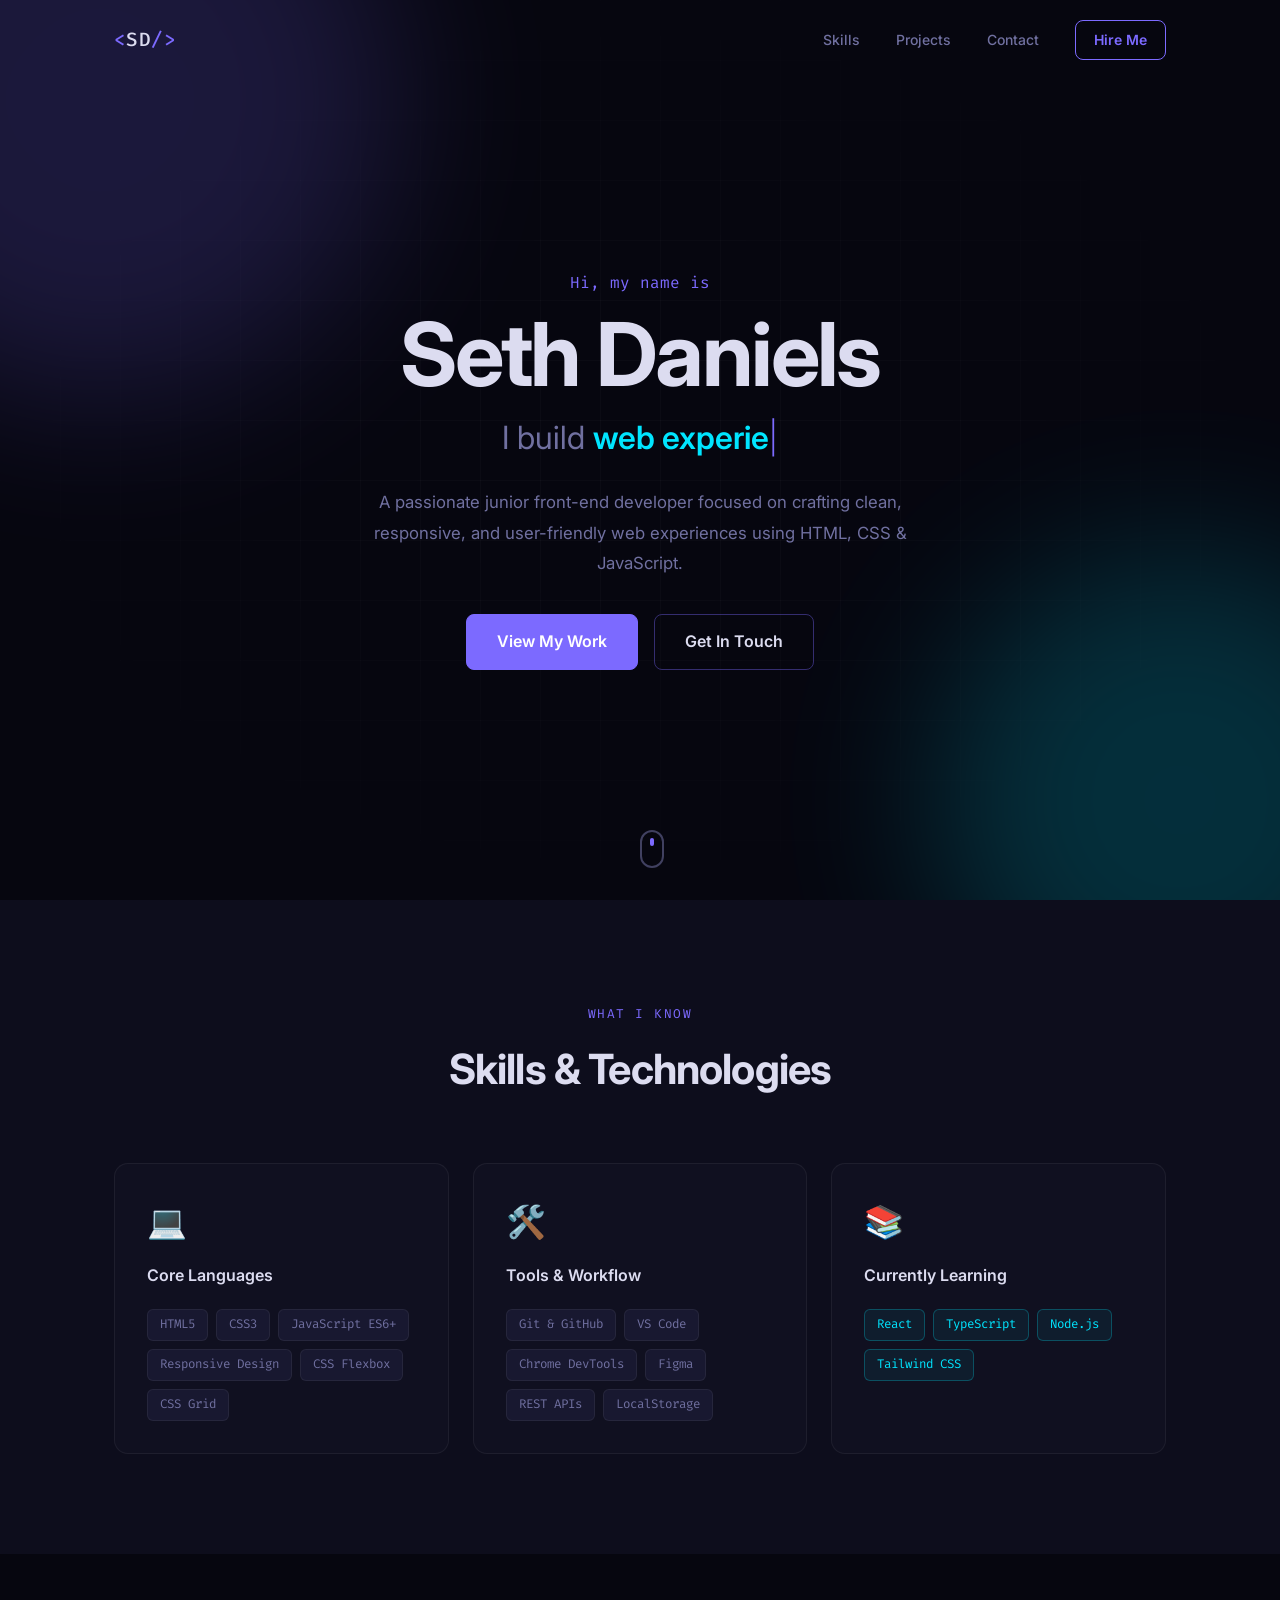
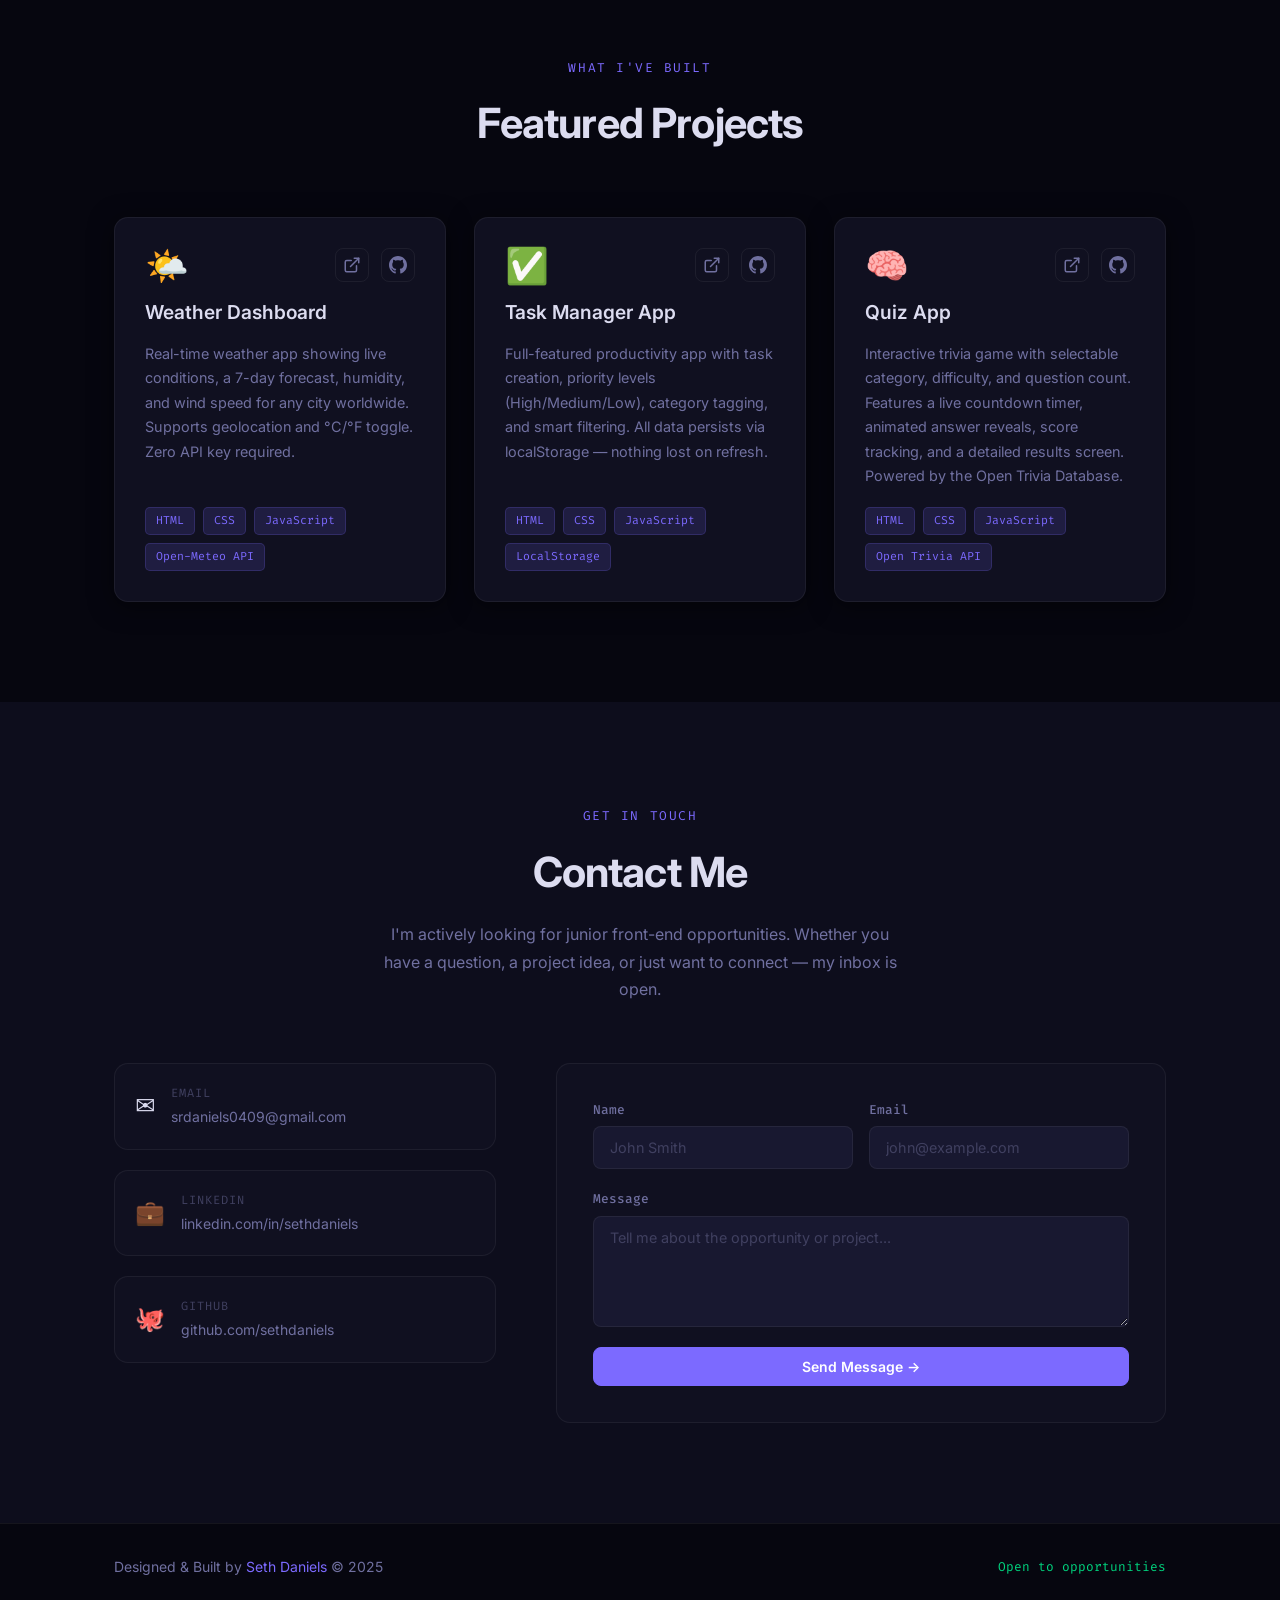
<file: index.html/index.html>
<!DOCTYPE html>
<html lang="en">
<head>
  <meta charset="UTF-8">
  <meta name="viewport" content="width=device-width, initial-scale=1.0">
  <meta name="description" content="Seth Daniels — Junior Front-End Developer building clean, responsive web experiences.">
  <meta property="og:title" content="Seth Daniels | Front-End Developer">
  <meta property="og:description" content="Junior Front-End Developer specializing in HTML, CSS & JavaScript.">
  <title>Seth Daniels — Front-End Developer</title>
  <link rel="preconnect" href="https://fonts.googleapis.com">
  <link rel="preconnect" href="https://fonts.gstatic.com" crossorigin>
  <link href="https://fonts.googleapis.com/css2?family=Inter:wght@300;400;500;600;700&family=Fira+Code:wght@400;500&display=swap" rel="stylesheet">
  <link rel="stylesheet" href="css/style.css">
</head>
<body>

  <nav class="navbar" id="navbar">
    <div class="nav-container">
      <a href="#hero" class="nav-logo">
        <span class="logo-bracket">&lt;</span>SD<span class="logo-bracket">/&gt;</span>
      </a>
      <ul class="nav-links" id="nav-links">
        <li><a href="#skills" class="nav-link">Skills</a></li>
        <li><a href="#projects" class="nav-link">Projects</a></li>
        <li><a href="#contact" class="nav-link">Contact</a></li>
        <li><a href="#contact" class="btn btn-outline nav-resume">Hire Me</a></li>
      </ul>
      <button class="hamburger" id="hamburger" aria-label="Toggle menu">
        <span></span><span></span><span></span>
      </button>
    </div>
  </nav>

  <section class="hero" id="hero">
    <div class="hero-bg">
      <div class="hero-orb orb-1"></div>
      <div class="hero-orb orb-2"></div>
      <div class="hero-grid"></div>
    </div>
    <div class="hero-content">
      <p class="hero-greeting reveal">Hi, my name is</p>
      <h1 class="hero-name reveal">Seth Daniels</h1>
      <h2 class="hero-role reveal">
        I build <span class="typing-wrapper"><span id="typing-text" class="typing-text"></span><span class="cursor">|</span></span>
      </h2>
      <p class="hero-description reveal">
        A passionate junior front-end developer focused on crafting clean, responsive,
        and user-friendly web experiences using HTML, CSS &amp; JavaScript.
      </p>
      <div class="hero-cta reveal">
        <a href="#projects" class="btn btn-primary">View My Work</a>
        <a href="#contact" class="btn btn-ghost">Get In Touch</a>
      </div>
    </div>
    <a href="#skills" class="scroll-indicator" aria-label="Scroll down">
      <div class="scroll-mouse"><div class="scroll-dot"></div></div>
    </a>
  </section>

  <section class="section skills-section" id="skills">
    <div class="container">
      <div class="section-header reveal">
        <span class="section-label">What I know</span>
        <h2 class="section-title">Skills &amp; Technologies</h2>
      </div>
      <div class="skills-grid">
        <div class="skill-card reveal">
          <div class="skill-card-icon">💻</div>
          <h3 class="skill-card-title">Core Languages</h3>
          <div class="skill-tags">
            <span class="skill-tag">HTML5</span>
            <span class="skill-tag">CSS3</span>
            <span class="skill-tag">JavaScript ES6+</span>
            <span class="skill-tag">Responsive Design</span>
            <span class="skill-tag">CSS Flexbox</span>
            <span class="skill-tag">CSS Grid</span>
          </div>
        </div>
        <div class="skill-card reveal">
          <div class="skill-card-icon">🛠️</div>
          <h3 class="skill-card-title">Tools &amp; Workflow</h3>
          <div class="skill-tags">
            <span class="skill-tag">Git &amp; GitHub</span>
            <span class="skill-tag">VS Code</span>
            <span class="skill-tag">Chrome DevTools</span>
            <span class="skill-tag">Figma</span>
            <span class="skill-tag">REST APIs</span>
            <span class="skill-tag">LocalStorage</span>
          </div>
        </div>
        <div class="skill-card reveal">
          <div class="skill-card-icon">📚</div>
          <h3 class="skill-card-title">Currently Learning</h3>
          <div class="skill-tags">
            <span class="skill-tag learning">React</span>
            <span class="skill-tag learning">TypeScript</span>
            <span class="skill-tag learning">Node.js</span>
            <span class="skill-tag learning">Tailwind CSS</span>
          </div>
        </div>
      </div>
    </div>
  </section>

  <section class="section projects-section" id="projects">
    <div class="container">
      <div class="section-header reveal">
        <span class="section-label">What I've built</span>
        <h2 class="section-title">Featured Projects</h2>
      </div>
      <div class="projects-grid">

        <article class="project-card reveal">
          <div class="project-card-top">
            <div class="project-icon-wrap">🌤️</div>
            <div class="project-links">
              <a href="projects/weather-dashboard/index.html" target="_blank" rel="noopener" class="project-link" title="Live Demo">
                <svg width="18" height="18" viewBox="0 0 24 24" fill="none" stroke="currentColor" stroke-width="2" stroke-linecap="round" stroke-linejoin="round"><path d="M18 13v6a2 2 0 0 1-2 2H5a2 2 0 0 1-2-2V8a2 2 0 0 1 2-2h6"/><polyline points="15,3 21,3 21,9"/><line x1="10" y1="14" x2="21" y2="3"/></svg>
              </a>
              <a href="https://github.com/sethdaniels" target="_blank" rel="noopener" class="project-link" title="GitHub">
                <svg width="18" height="18" viewBox="0 0 24 24" fill="currentColor"><path d="M12 0c-6.626 0-12 5.373-12 12 0 5.302 3.438 9.8 8.207 11.387.599.111.793-.261.793-.577v-2.234c-3.338.726-4.033-1.416-4.033-1.416-.546-1.387-1.333-1.756-1.333-1.756-1.089-.745.083-.729.083-.729 1.205.084 1.839 1.237 1.839 1.237 1.07 1.834 2.807 1.304 3.492.997.107-.775.418-1.305.762-1.604-2.665-.305-5.467-1.334-5.467-5.931 0-1.311.469-2.381 1.236-3.221-.124-.303-.535-1.524.117-3.176 0 0 1.008-.322 3.301 1.23.957-.266 1.983-.399 3.003-.404 1.02.005 2.047.138 3.006.404 2.291-1.552 3.297-1.23 3.297-1.23.653 1.653.242 2.874.118 3.176.77.84 1.235 1.911 1.235 3.221 0 4.609-2.807 5.624-5.479 5.921.43.372.823 1.102.823 2.222v3.293c0 .319.192.694.801.576 4.765-1.589 8.199-6.086 8.199-11.386 0-6.627-5.373-12-12-12z"/></svg>
              </a>
            </div>
          </div>
          <h3 class="project-title">Weather Dashboard</h3>
          <p class="project-desc">
            Real-time weather app showing live conditions, a 7-day forecast, humidity, and
            wind speed for any city worldwide. Supports geolocation and °C/°F toggle.
            Zero API key required.
          </p>
          <div class="project-tags">
            <span class="p-tag">HTML</span>
            <span class="p-tag">CSS</span>
            <span class="p-tag">JavaScript</span>
            <span class="p-tag">Open-Meteo API</span>
          </div>
        </article>

        <article class="project-card reveal">
          <div class="project-card-top">
            <div class="project-icon-wrap">✅</div>
            <div class="project-links">
              <a href="projects/task-manager/index.html" target="_blank" rel="noopener" class="project-link" title="Live Demo">
                <svg width="18" height="18" viewBox="0 0 24 24" fill="none" stroke="currentColor" stroke-width="2" stroke-linecap="round" stroke-linejoin="round"><path d="M18 13v6a2 2 0 0 1-2 2H5a2 2 0 0 1-2-2V8a2 2 0 0 1 2-2h6"/><polyline points="15,3 21,3 21,9"/><line x1="10" y1="14" x2="21" y2="3"/></svg>
              </a>
              <a href="https://github.com/sethdaniels" target="_blank" rel="noopener" class="project-link" title="GitHub">
                <svg width="18" height="18" viewBox="0 0 24 24" fill="currentColor"><path d="M12 0c-6.626 0-12 5.373-12 12 0 5.302 3.438 9.8 8.207 11.387.599.111.793-.261.793-.577v-2.234c-3.338.726-4.033-1.416-4.033-1.416-.546-1.387-1.333-1.756-1.333-1.756-1.089-.745.083-.729.083-.729 1.205.084 1.839 1.237 1.839 1.237 1.07 1.834 2.807 1.304 3.492.997.107-.775.418-1.305.762-1.604-2.665-.305-5.467-1.334-5.467-5.931 0-1.311.469-2.381 1.236-3.221-.124-.303-.535-1.524.117-3.176 0 0 1.008-.322 3.301 1.23.957-.266 1.983-.399 3.003-.404 1.02.005 2.047.138 3.006.404 2.291-1.552 3.297-1.23 3.297-1.23.653 1.653.242 2.874.118 3.176.77.84 1.235 1.911 1.235 3.221 0 4.609-2.807 5.624-5.479 5.921.43.372.823 1.102.823 2.222v3.293c0 .319.192.694.801.576 4.765-1.589 8.199-6.086 8.199-11.386 0-6.627-5.373-12-12-12z"/></svg>
              </a>
            </div>
          </div>
          <h3 class="project-title">Task Manager App</h3>
          <p class="project-desc">
            Full-featured productivity app with task creation, priority levels (High/Medium/Low),
            category tagging, and smart filtering. All data persists via localStorage
            — nothing lost on refresh.
          </p>
          <div class="project-tags">
            <span class="p-tag">HTML</span>
            <span class="p-tag">CSS</span>
            <span class="p-tag">JavaScript</span>
            <span class="p-tag">LocalStorage</span>
          </div>
        </article>

        <article class="project-card reveal">
          <div class="project-card-top">
            <div class="project-icon-wrap">🧠</div>
            <div class="project-links">
              <a href="projects/quiz-app/index.html" target="_blank" rel="noopener" class="project-link" title="Live Demo">
                <svg width="18" height="18" viewBox="0 0 24 24" fill="none" stroke="currentColor" stroke-width="2" stroke-linecap="round" stroke-linejoin="round"><path d="M18 13v6a2 2 0 0 1-2 2H5a2 2 0 0 1-2-2V8a2 2 0 0 1 2-2h6"/><polyline points="15,3 21,3 21,9"/><line x1="10" y1="14" x2="21" y2="3"/></svg>
              </a>
              <a href="https://github.com/sethdaniels" target="_blank" rel="noopener" class="project-link" title="GitHub">
                <svg width="18" height="18" viewBox="0 0 24 24" fill="currentColor"><path d="M12 0c-6.626 0-12 5.373-12 12 0 5.302 3.438 9.8 8.207 11.387.599.111.793-.261.793-.577v-2.234c-3.338.726-4.033-1.416-4.033-1.416-.546-1.387-1.333-1.756-1.333-1.756-1.089-.745.083-.729.083-.729 1.205.084 1.839 1.237 1.839 1.237 1.07 1.834 2.807 1.304 3.492.997.107-.775.418-1.305.762-1.604-2.665-.305-5.467-1.334-5.467-5.931 0-1.311.469-2.381 1.236-3.221-.124-.303-.535-1.524.117-3.176 0 0 1.008-.322 3.301 1.23.957-.266 1.983-.399 3.003-.404 1.02.005 2.047.138 3.006.404 2.291-1.552 3.297-1.23 3.297-1.23.653 1.653.242 2.874.118 3.176.77.84 1.235 1.911 1.235 3.221 0 4.609-2.807 5.624-5.479 5.921.43.372.823 1.102.823 2.222v3.293c0 .319.192.694.801.576 4.765-1.589 8.199-6.086 8.199-11.386 0-6.627-5.373-12-12-12z"/></svg>
              </a>
            </div>
          </div>
          <h3 class="project-title">Quiz App</h3>
          <p class="project-desc">
            Interactive trivia game with selectable category, difficulty, and question count.
            Features a live countdown timer, animated answer reveals, score tracking,
            and a detailed results screen. Powered by the Open Trivia Database.
          </p>
          <div class="project-tags">
            <span class="p-tag">HTML</span>
            <span class="p-tag">CSS</span>
            <span class="p-tag">JavaScript</span>
            <span class="p-tag">Open Trivia API</span>
          </div>
        </article>

      </div>
    </div>
  </section>

  <section class="section contact-section" id="contact">
    <div class="container">
      <div class="section-header reveal">
        <span class="section-label">Get in touch</span>
        <h2 class="section-title">Contact Me</h2>
        <p class="section-subtitle">
          I'm actively looking for junior front-end opportunities. Whether you have a question,
          a project idea, or just want to connect — my inbox is open.
        </p>
      </div>
      <div class="contact-layout">
        <div class="contact-info reveal">
          <a href="mailto:srdaniels0409@gmail.com" class="contact-item">
            <span class="contact-item-icon">✉️</span>
            <div>
              <p class="contact-item-label">Email</p>
              <p class="contact-item-value">srdaniels0409@gmail.com</p>
            </div>
          </a>
          <a href="https://linkedin.com/in/sethdaniels" target="_blank" rel="noopener" class="contact-item">
            <span class="contact-item-icon">💼</span>
            <div>
              <p class="contact-item-label">LinkedIn</p>
              <p class="contact-item-value">linkedin.com/in/sethdaniels</p>
            </div>
          </a>
          <a href="https://github.com/sethdaniels" target="_blank" rel="noopener" class="contact-item">
            <span class="contact-item-icon">🐙</span>
            <div>
              <p class="contact-item-label">GitHub</p>
              <p class="contact-item-value">github.com/sethdaniels</p>
            </div>
          </a>
        </div>

        <form class="contact-form reveal" id="contact-form"
              action="https://formsubmit.co/srdaniels0409@gmail.com"
              method="POST">
          <input type="hidden" name="_captcha" value="false">
          <input type="hidden" name="_subject" value="New message from your portfolio">
          <div class="form-row">
            <div class="form-group">
              <label for="name" class="form-label">Name</label>
              <input type="text" id="name" name="name" placeholder="John Smith" required class="form-input">
            </div>
            <div class="form-group">
              <label for="email" class="form-label">Email</label>
              <input type="email" id="email" name="email" placeholder="john@example.com" required class="form-input">
            </div>
          </div>
          <div class="form-group">
            <label for="message" class="form-label">Message</label>
            <textarea id="message" name="message" placeholder="Tell me about the opportunity or project..." rows="5" required class="form-input"></textarea>
          </div>
          <button type="submit" class="btn btn-primary btn-full">Send Message →</button>
        </form>
      </div>
    </div>
  </section>

  <footer class="footer">
    <div class="container footer-inner">
      <p class="footer-copy">Designed &amp; Built by <span class="accent">Seth Daniels</span> &copy; 2025</p>
      <p class="footer-open">Open to opportunities</p>
    </div>
  </footer>

  <script src="js/main.js"></script>
</body>
</html>
</file>
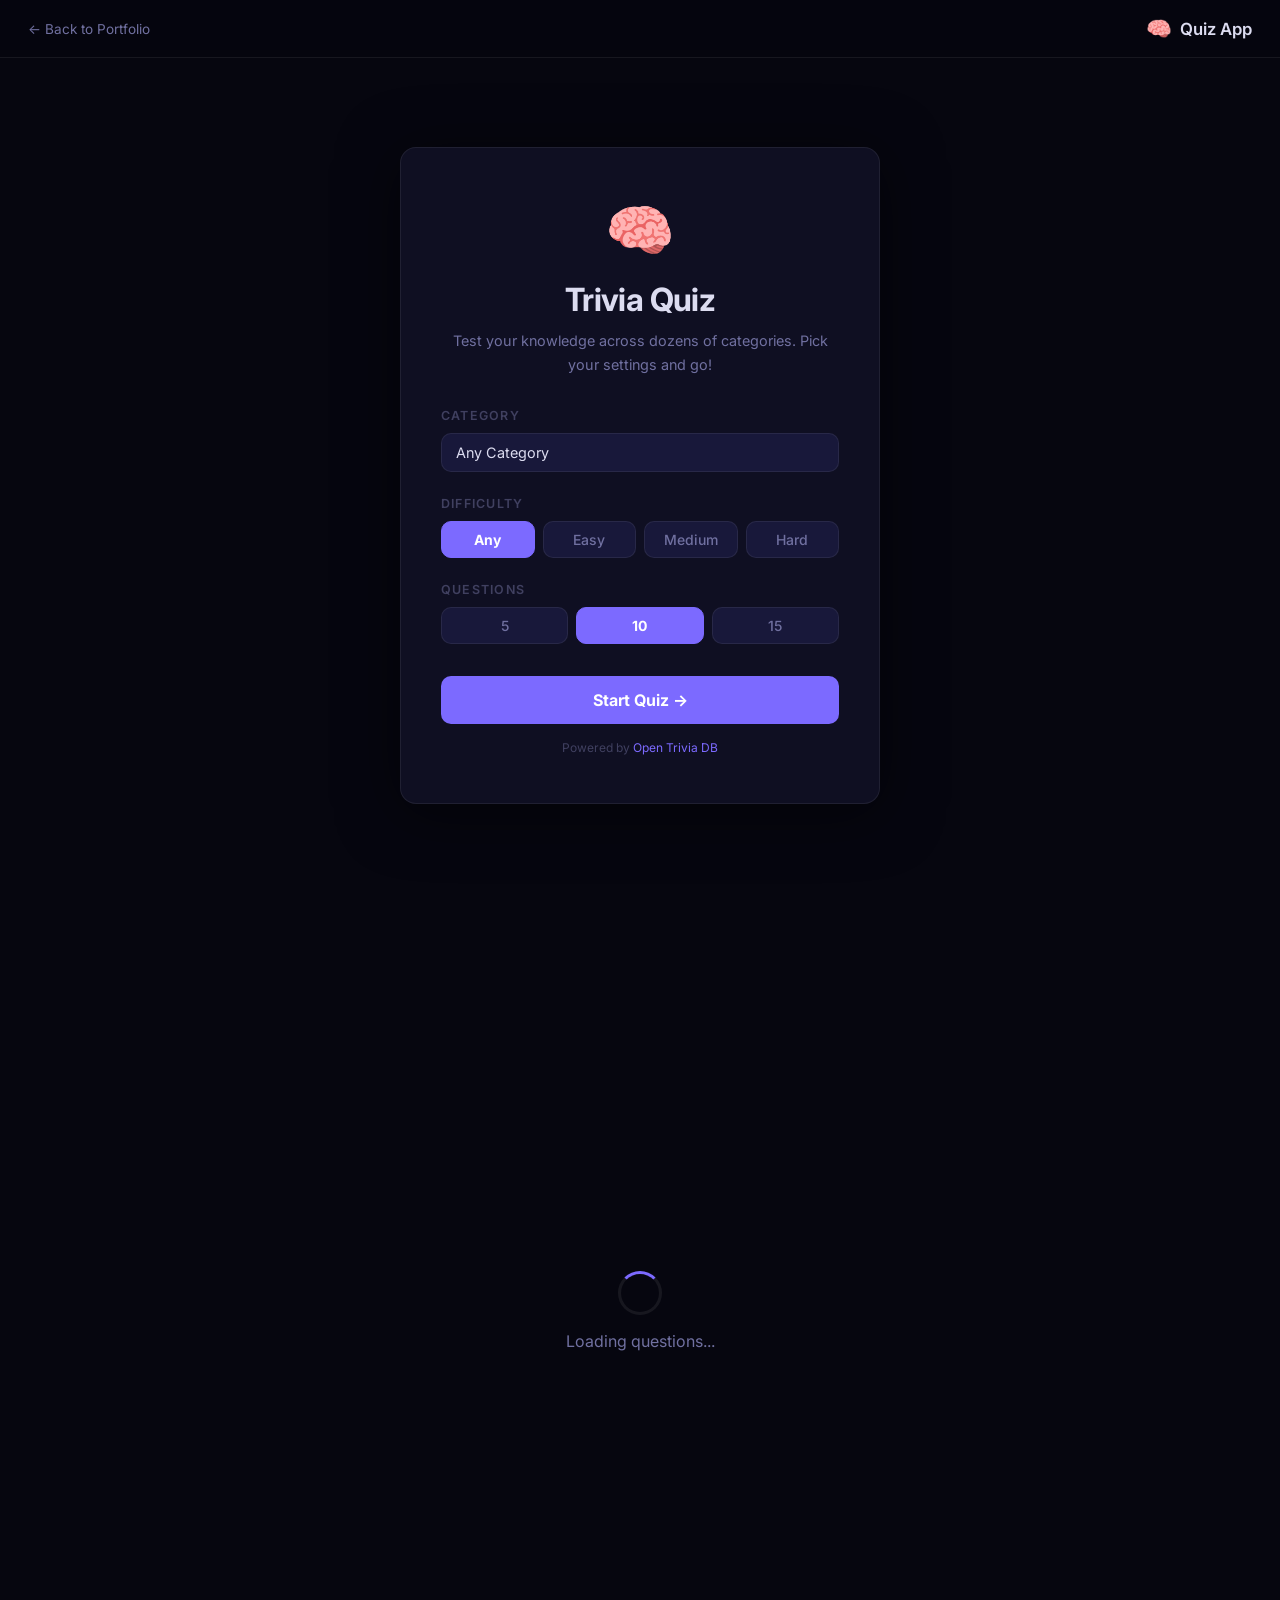
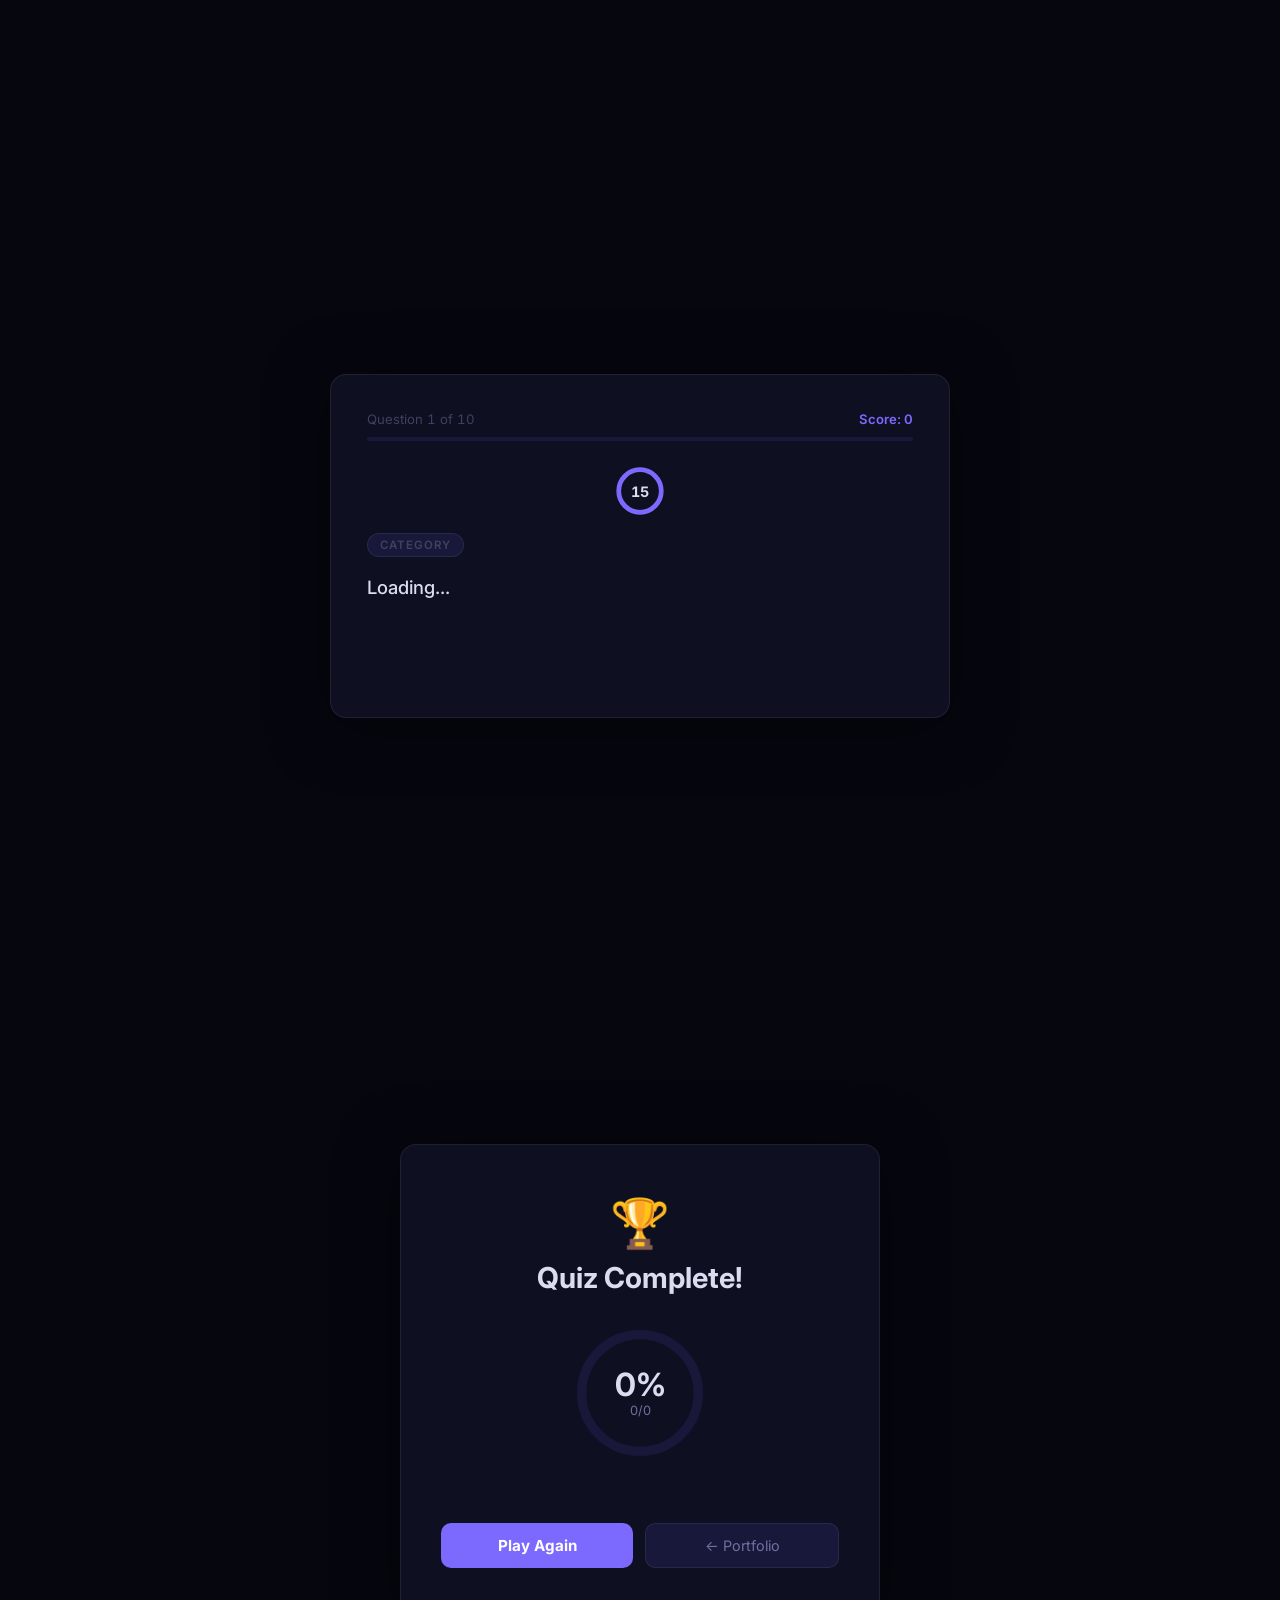
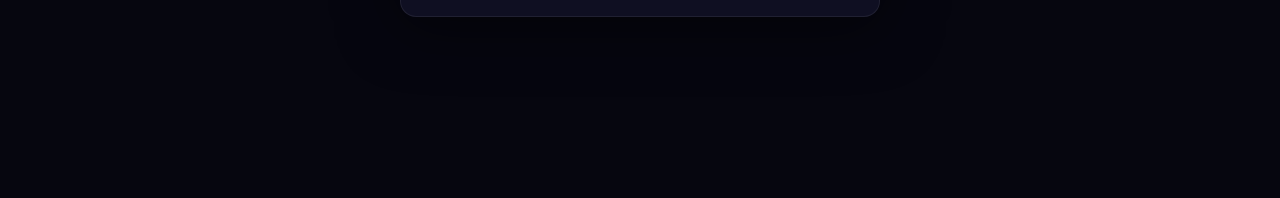
<file: index.html/projects/quiz-app/index.html>
<!DOCTYPE html>
<html lang="en">
<head>
  <meta charset="UTF-8">
  <meta name="viewport" content="width=device-width, initial-scale=1.0">
  <title>Quiz App</title>
  <link rel="preconnect" href="https://fonts.googleapis.com">
  <link href="https://fonts.googleapis.com/css2?family=Inter:wght@300;400;500;600;700&display=swap" rel="stylesheet">
  <link rel="stylesheet" href="style.css">
</head>
<body>

  <header class="app-header">
    <a href="../../index.html" class="back-link">← Back to Portfolio</a>
    <div class="header-title">
      <span class="header-icon">🧠</span>
      <span>Quiz App</span>
    </div>
    <div class="score-chip" id="score-chip" hidden>
      Score: <span id="score-display">0</span>
    </div>
  </header>

  <!-- START SCREEN -->
  <div class="screen" id="start-screen">
    <div class="start-card">
      <div class="start-icon">🧠</div>
      <h1 class="start-title">Trivia Quiz</h1>
      <p class="start-subtitle">Test your knowledge across dozens of categories. Pick your settings and go!</p>

      <div class="settings-form">
        <div class="setting-group">
          <label class="setting-label">Category</label>
          <select id="category-select" class="setting-select">
            <option value="">Any Category</option>
            <option value="9">General Knowledge</option>
            <option value="11">Entertainment: Film</option>
            <option value="12">Entertainment: Music</option>
            <option value="18">Science: Computers</option>
            <option value="21">Sports</option>
            <option value="22">Geography</option>
            <option value="23">History</option>
          </select>
        </div>
        <div class="setting-group">
          <label class="setting-label">Difficulty</label>
          <div class="difficulty-btns" id="difficulty-btns">
            <button class="diff-btn active" data-difficulty="">Any</button>
            <button class="diff-btn" data-difficulty="easy">Easy</button>
            <button class="diff-btn" data-difficulty="medium">Medium</button>
            <button class="diff-btn" data-difficulty="hard">Hard</button>
          </div>
        </div>
        <div class="setting-group">
          <label class="setting-label">Questions</label>
          <div class="amount-btns" id="amount-btns">
            <button class="amount-btn" data-amount="5">5</button>
            <button class="amount-btn active" data-amount="10">10</button>
            <button class="amount-btn" data-amount="15">15</button>
          </div>
        </div>
      </div>

      <button class="start-btn" id="start-btn">Start Quiz →</button>
      <p class="powered-by">Powered by <a href="https://opentdb.com" target="_blank" rel="noopener">Open Trivia DB</a></p>
    </div>
  </div>

  <!-- LOADING SCREEN -->
  <div class="screen" id="loading-screen" hidden>
    <div class="loading-wrap">
      <div class="spinner"></div>
      <p>Loading questions...</p>
    </div>
  </div>

  <!-- QUIZ SCREEN -->
  <div class="screen" id="quiz-screen" hidden>
    <div class="quiz-card">
      <div class="quiz-top">
        <div class="progress-info">
          <span class="q-counter" id="q-counter">Question 1 of 10</span>
          <span class="q-score" id="q-score">Score: 0</span>
        </div>
        <div class="progress-bar-wrap">
          <div class="progress-bar" id="progress-bar"></div>
        </div>
      </div>

      <div class="timer-wrap" id="timer-wrap">
        <div class="timer-ring">
          <svg viewBox="0 0 44 44">
            <circle class="timer-track" cx="22" cy="22" r="18"/>
            <circle class="timer-fill" id="timer-circle" cx="22" cy="22" r="18"/>
          </svg>
          <span class="timer-number" id="timer-number">15</span>
        </div>
      </div>

      <div class="category-badge" id="q-category">Category</div>

      <p class="question-text" id="question-text">Loading...</p>

      <div class="answers-grid" id="answers-grid"></div>
    </div>
  </div>

  <!-- RESULTS SCREEN -->
  <div class="screen" id="results-screen" hidden>
    <div class="results-card">
      <div class="results-emoji" id="results-emoji">🏆</div>
      <h2 class="results-title">Quiz Complete!</h2>
      <p class="results-message" id="results-message"></p>

      <div class="score-ring-wrap">
        <svg class="score-ring" viewBox="0 0 120 120">
          <circle class="ring-track" cx="60" cy="60" r="50"/>
          <circle class="ring-fill" id="ring-fill" cx="60" cy="60" r="50"/>
        </svg>
        <div class="score-inner">
          <span class="score-pct" id="score-pct">0%</span>
          <span class="score-fraction" id="score-fraction">0/0</span>
        </div>
      </div>

      <div class="results-breakdown" id="results-breakdown"></div>

      <div class="results-actions">
        <button class="restart-btn" id="restart-btn">Play Again</button>
        <a href="../../index.html" class="back-home-btn">← Portfolio</a>
      </div>
    </div>
  </div>

  <script src="script.js"></script>
</body>
</html>
</file>
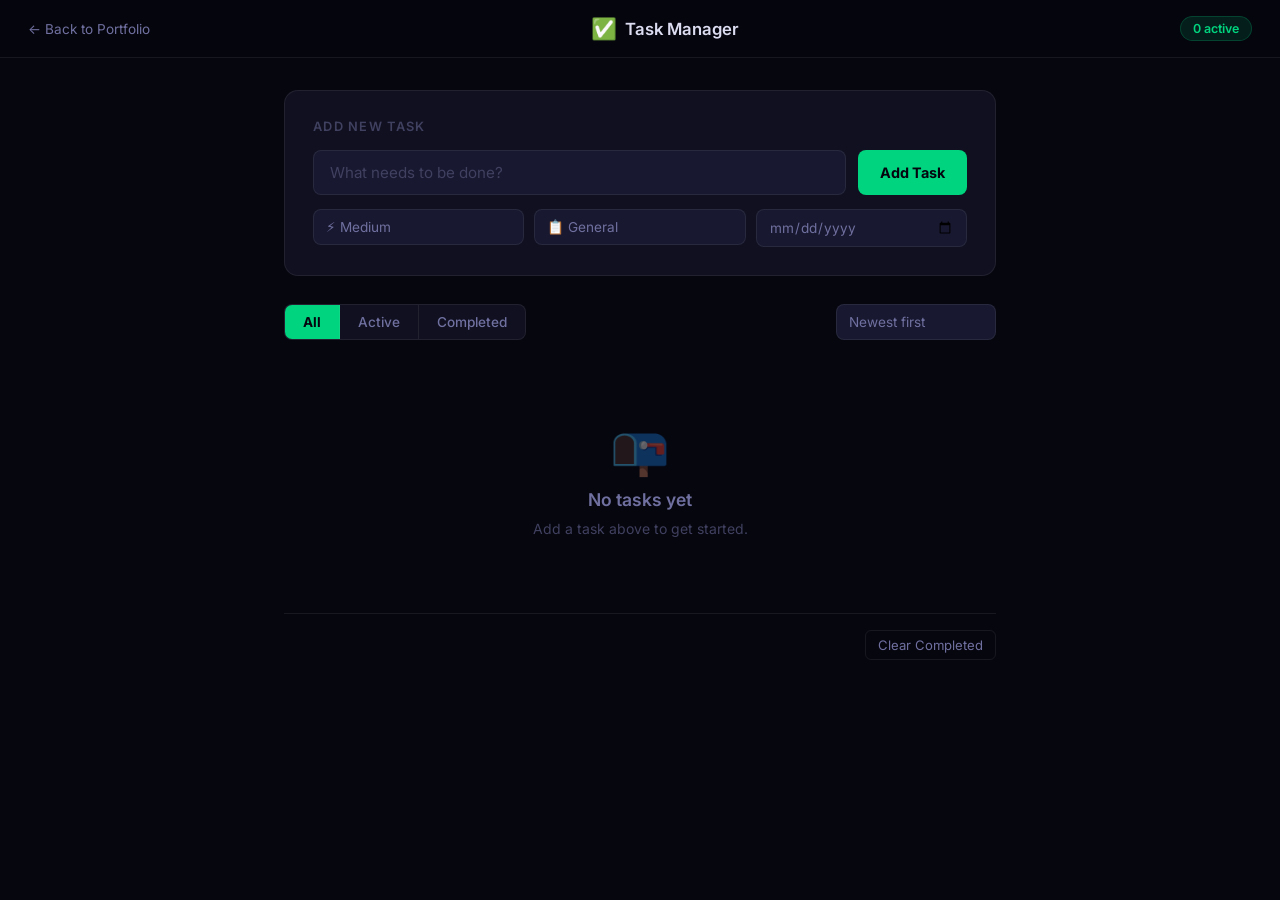
<file: index.html/projects/task-manager/index.html>
<!DOCTYPE html>
<html lang="en">
<head>
  <meta charset="UTF-8">
  <meta name="viewport" content="width=device-width, initial-scale=1.0">
  <title>Task Manager</title>
  <link rel="preconnect" href="https://fonts.googleapis.com">
  <link href="https://fonts.googleapis.com/css2?family=Inter:wght@300;400;500;600;700&display=swap" rel="stylesheet">
  <link rel="stylesheet" href="style.css">
</head>
<body>

  <header class="app-header">
    <a href="../../index.html" class="back-link">← Back to Portfolio</a>
    <div class="header-title">
      <span class="header-icon">✅</span>
      <span>Task Manager</span>
    </div>
    <div class="stats-chip">
      <span id="stats-chip-text">0 tasks</span>
    </div>
  </header>

  <main class="app-main">
    <div class="add-task-panel">
      <h2 class="panel-title">Add New Task</h2>
      <form id="task-form" class="task-form">
        <div class="form-main-row">
          <input
            type="text"
            id="task-input"
            class="task-input"
            placeholder="What needs to be done?"
            maxlength="120"
            required
            autocomplete="off"
          >
          <button type="submit" class="add-btn">Add Task</button>
        </div>
        <div class="form-meta-row">
          <div class="select-wrap">
            <select id="priority-select" class="meta-select">
              <option value="medium">⚡ Medium</option>
              <option value="high">🔴 High</option>
              <option value="low">🟢 Low</option>
            </select>
          </div>
          <div class="select-wrap">
            <select id="category-select" class="meta-select">
              <option value="general">📋 General</option>
              <option value="work">💼 Work</option>
              <option value="personal">👤 Personal</option>
              <option value="shopping">🛒 Shopping</option>
            </select>
          </div>
          <div class="date-wrap">
            <input type="date" id="due-date" class="meta-select" title="Due date (optional)">
          </div>
        </div>
      </form>
    </div>

    <div class="task-controls">
      <div class="filter-tabs" role="tablist">
        <button class="filter-tab active" data-filter="all" role="tab">All</button>
        <button class="filter-tab" data-filter="active" role="tab">Active</button>
        <button class="filter-tab" data-filter="completed" role="tab">Completed</button>
      </div>
      <div class="sort-wrap">
        <select id="sort-select" class="sort-select">
          <option value="newest">Newest first</option>
          <option value="oldest">Oldest first</option>
          <option value="priority">By priority</option>
          <option value="due">By due date</option>
        </select>
      </div>
    </div>

    <div id="task-list" class="task-list"></div>

    <div class="empty-state" id="empty-state" hidden>
      <div class="empty-icon">📭</div>
      <p class="empty-title" id="empty-title">No tasks yet</p>
      <p class="empty-sub" id="empty-sub">Add a task above to get started.</p>
    </div>

    <div class="list-footer" id="list-footer" hidden>
      <span id="footer-text"></span>
      <button class="clear-btn" id="clear-completed">Clear Completed</button>
    </div>
  </main>

  <script src="script.js"></script>
</body>
</html>
</file>
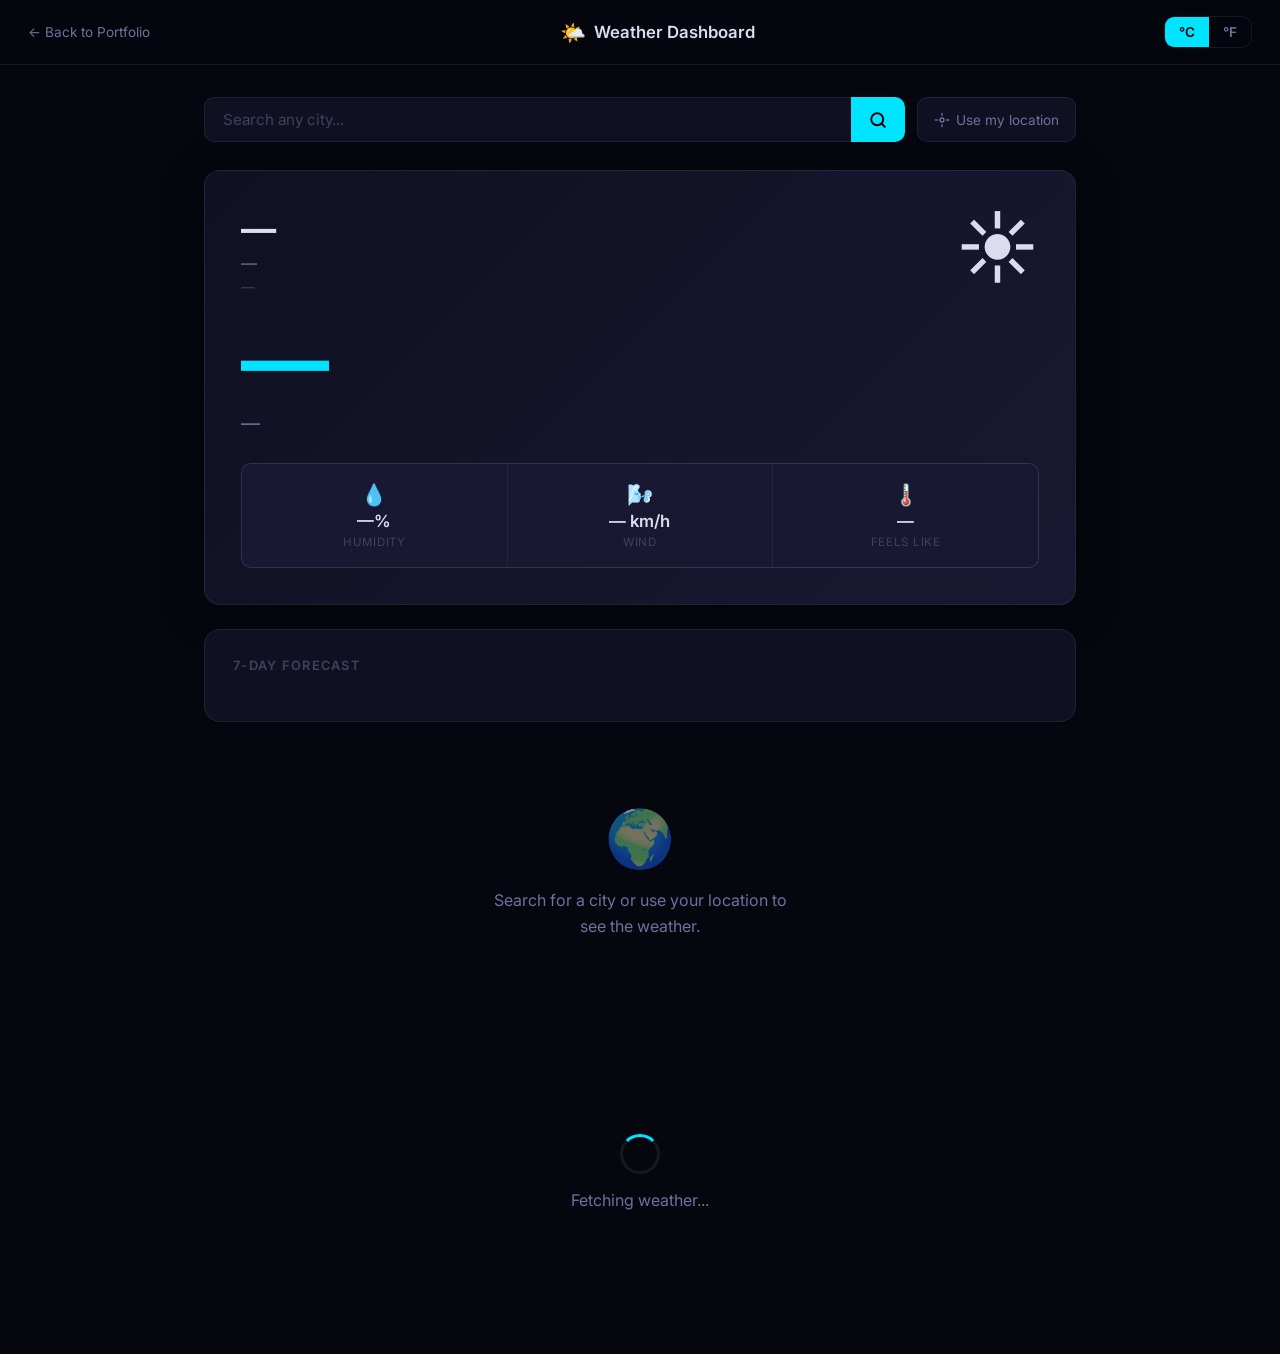
<file: index.html/projects/weather-dashboard/index.html>
<!DOCTYPE html>
<html lang="en">
<head>
  <meta charset="UTF-8">
  <meta name="viewport" content="width=device-width, initial-scale=1.0">
  <title>Weather Dashboard</title>
  <link rel="preconnect" href="https://fonts.googleapis.com">
  <link href="https://fonts.googleapis.com/css2?family=Inter:wght@300;400;500;600;700&display=swap" rel="stylesheet">
  <link rel="stylesheet" href="style.css">
</head>
<body>

  <header class="app-header">
    <a href="../../index.html" class="back-link">← Back to Portfolio</a>
    <div class="header-title">
      <span class="header-icon">🌤️</span>
      <span>Weather Dashboard</span>
    </div>
    <div class="unit-toggle">
      <button class="unit-btn active" id="btn-c" data-unit="C">°C</button>
      <button class="unit-btn" id="btn-f" data-unit="F">°F</button>
    </div>
  </header>

  <main class="app-main">
    <div class="search-section">
      <form class="search-form" id="search-form">
        <input
          type="text"
          id="search-input"
          class="search-input"
          placeholder="Search any city..."
          autocomplete="off"
        >
        <button type="submit" class="search-btn">
          <svg width="18" height="18" viewBox="0 0 24 24" fill="none" stroke="currentColor" stroke-width="2.5" stroke-linecap="round" stroke-linejoin="round"><circle cx="11" cy="11" r="8"/><path d="m21 21-4.35-4.35"/></svg>
        </button>
      </form>
      <button class="location-btn" id="location-btn" title="Use my location">
        <svg width="16" height="16" viewBox="0 0 24 24" fill="none" stroke="currentColor" stroke-width="2" stroke-linecap="round" stroke-linejoin="round"><circle cx="12" cy="12" r="3"/><path d="M12 2v3M12 19v3M2 12h3M19 12h3"/></svg>
        Use my location
      </button>
    </div>

    <div class="error-msg" id="error-msg" hidden></div>

    <div class="weather-layout" id="weather-layout" hidden>
      <div class="current-card">
        <div class="current-top">
          <div>
            <h1 class="city-name" id="city-name">—</h1>
            <p class="country-name" id="country-name">—</p>
            <p class="local-time" id="local-time">—</p>
          </div>
          <div class="weather-icon-wrap" id="weather-icon">☀️</div>
        </div>
        <div class="current-bottom">
          <div class="temp-main" id="temp-main">—</div>
          <div class="condition-text" id="condition-text">—</div>
        </div>
        <div class="stats-row">
          <div class="stat-item">
            <div class="stat-icon">💧</div>
            <div class="stat-value" id="humidity">—%</div>
            <div class="stat-label">Humidity</div>
          </div>
          <div class="stat-item">
            <div class="stat-icon">🌬️</div>
            <div class="stat-value" id="wind-speed">— km/h</div>
            <div class="stat-label">Wind</div>
          </div>
          <div class="stat-item">
            <div class="stat-icon">🌡️</div>
            <div class="stat-value" id="feels-like">—</div>
            <div class="stat-label">Feels Like</div>
          </div>
        </div>
      </div>

      <div class="forecast-section">
        <h2 class="forecast-title">7-Day Forecast</h2>
        <div class="forecast-grid" id="forecast-grid"></div>
      </div>
    </div>

    <div class="placeholder-state" id="placeholder-state">
      <div class="placeholder-icon">🌍</div>
      <p class="placeholder-text">Search for a city or use your location to see the weather.</p>
    </div>

    <div class="loading-state" id="loading-state" hidden>
      <div class="spinner"></div>
      <p>Fetching weather...</p>
    </div>
  </main>

  <script src="script.js"></script>
</body>
</html>
</file>
<file: index.html/css/style.css>
:root {
  --bg-primary: #06060f;
  --bg-secondary: #0d0d1c;
  --bg-card: #101020;
  --bg-surface: #181830;
  --accent: #7c6aff;
  --accent-dim: rgba(124, 106, 255, 0.15);
  --accent-glow: rgba(124, 106, 255, 0.3);
  --cyan: #00e5ff;
  --green: #00d47e;
  --text: #dcdcf0;
  --text-muted: #7070a0;
  --text-faint: #404060;
  --border: rgba(255,255,255,0.06);
  --border-hover: rgba(124,106,255,0.4);
  --radius: 14px;
  --radius-sm: 8px;
  --ease: cubic-bezier(0.4, 0, 0.2, 1);
  --shadow-card: 0 4px 24px rgba(0,0,0,0.5);
  --shadow-hover: 0 8px 48px rgba(124,106,255,0.25);
}

*, *::before, *::after { box-sizing: border-box; margin: 0; padding: 0; }

html { scroll-behavior: smooth; font-size: 16px; }

body {
  font-family: 'Inter', system-ui, sans-serif;
  background: var(--bg-primary);
  color: var(--text);
  line-height: 1.6;
  overflow-x: hidden;
}

a { color: inherit; text-decoration: none; }
ul { list-style: none; }
img { display: block; max-width: 100%; }

.container {
  max-width: 1100px;
  margin: 0 auto;
  padding: 0 24px;
}

/* ── NAVBAR ────────────────────────────────────────────── */
.navbar {
  position: fixed;
  top: 0; left: 0; right: 0;
  z-index: 100;
  padding: 20px 0;
  transition: background 0.3s var(--ease), padding 0.3s var(--ease), border-bottom 0.3s;
  border-bottom: 1px solid transparent;
}

.navbar.scrolled {
  background: rgba(6, 6, 15, 0.9);
  backdrop-filter: blur(12px);
  -webkit-backdrop-filter: blur(12px);
  padding: 14px 0;
  border-bottom-color: var(--border);
}

.nav-container {
  max-width: 1100px;
  margin: 0 auto;
  padding: 0 24px;
  display: flex;
  align-items: center;
  justify-content: space-between;
}

.nav-logo {
  font-family: 'Fira Code', monospace;
  font-size: 1.2rem;
  font-weight: 500;
  color: var(--text);
  letter-spacing: 0.02em;
}

.logo-bracket { color: var(--accent); }

.nav-links {
  display: flex;
  align-items: center;
  gap: 36px;
}

.nav-link {
  font-size: 0.875rem;
  font-weight: 500;
  color: var(--text-muted);
  transition: color 0.2s;
  position: relative;
}

.nav-link::after {
  content: '';
  position: absolute;
  bottom: -3px; left: 0;
  width: 0; height: 2px;
  background: var(--accent);
  transition: width 0.3s var(--ease);
  border-radius: 2px;
}

.nav-link:hover { color: var(--text); }
.nav-link:hover::after { width: 100%; }

.btn {
  display: inline-flex;
  align-items: center;
  justify-content: center;
  gap: 8px;
  padding: 10px 22px;
  border-radius: var(--radius-sm);
  font-size: 0.875rem;
  font-weight: 600;
  font-family: inherit;
  cursor: pointer;
  transition: all 0.25s var(--ease);
  border: 1.5px solid transparent;
  text-decoration: none;
}

.btn-primary {
  background: var(--accent);
  color: #fff;
  border-color: var(--accent);
}

.btn-primary:hover {
  background: transparent;
  color: var(--accent);
  box-shadow: 0 0 20px var(--accent-glow);
}

.btn-ghost {
  background: transparent;
  color: var(--text);
  border-color: var(--border-hover);
}

.btn-ghost:hover {
  background: var(--accent-dim);
  border-color: var(--accent);
  color: var(--accent);
}

.btn-outline {
  background: transparent;
  color: var(--accent);
  border-color: var(--accent);
  padding: 8px 18px;
}

.btn-outline:hover {
  background: var(--accent);
  color: #fff;
}

.btn-full { width: 100%; }

.hamburger {
  display: none;
  flex-direction: column;
  gap: 5px;
  background: none;
  border: none;
  cursor: pointer;
  padding: 4px;
}

.hamburger span {
  display: block;
  width: 24px;
  height: 2px;
  background: var(--text);
  border-radius: 2px;
  transition: all 0.3s var(--ease);
  transform-origin: center;
}

.hamburger.open span:nth-child(1) { transform: translateY(7px) rotate(45deg); }
.hamburger.open span:nth-child(2) { opacity: 0; transform: scaleX(0); }
.hamburger.open span:nth-child(3) { transform: translateY(-7px) rotate(-45deg); }

/* ── HERO ──────────────────────────────────────────────── */
.hero {
  position: relative;
  min-height: 100vh;
  display: flex;
  flex-direction: column;
  align-items: center;
  justify-content: center;
  text-align: center;
  padding: 120px 24px 80px;
  overflow: hidden;
}

.hero-bg {
  position: absolute;
  inset: 0;
  pointer-events: none;
  overflow: hidden;
}

.hero-orb {
  position: absolute;
  border-radius: 50%;
  filter: blur(80px);
  opacity: 0.18;
}

.orb-1 {
  width: 600px; height: 600px;
  background: var(--accent);
  top: -200px; left: -200px;
  animation: float 8s ease-in-out infinite;
}

.orb-2 {
  width: 500px; height: 500px;
  background: var(--cyan);
  bottom: -150px; right: -150px;
  animation: float 10s ease-in-out infinite reverse;
}

@keyframes float {
  0%, 100% { transform: translateY(0) scale(1); }
  50% { transform: translateY(-30px) scale(1.05); }
}

.hero-grid {
  position: absolute;
  inset: 0;
  background-image:
    linear-gradient(rgba(255,255,255,0.025) 1px, transparent 1px),
    linear-gradient(90deg, rgba(255,255,255,0.025) 1px, transparent 1px);
  background-size: 60px 60px;
  mask-image: radial-gradient(ellipse at center, black 20%, transparent 80%);
  -webkit-mask-image: radial-gradient(ellipse at center, black 20%, transparent 80%);
}

.hero-content { position: relative; z-index: 1; max-width: 740px; }

.hero-greeting {
  font-family: 'Fira Code', monospace;
  font-size: 1rem;
  color: var(--accent);
  margin-bottom: 12px;
  opacity: 0;
  transform: translateY(20px);
  animation: slideUp 0.6s var(--ease) 0.2s forwards;
}

.hero-name {
  font-size: clamp(2.8rem, 8vw, 5.5rem);
  font-weight: 700;
  letter-spacing: -0.03em;
  line-height: 1.05;
  color: var(--text);
  margin-bottom: 12px;
  opacity: 0;
  transform: translateY(20px);
  animation: slideUp 0.6s var(--ease) 0.35s forwards;
}

.hero-role {
  font-size: clamp(1.4rem, 4vw, 2rem);
  font-weight: 400;
  color: var(--text-muted);
  margin-bottom: 24px;
  opacity: 0;
  transform: translateY(20px);
  animation: slideUp 0.6s var(--ease) 0.5s forwards;
}

.typing-wrapper {
  display: inline;
}

.typing-text {
  color: var(--cyan);
  font-weight: 600;
}

.cursor {
  color: var(--accent);
  animation: blink 1s step-end infinite;
  font-weight: 300;
}

@keyframes blink { 0%, 100% { opacity: 1; } 50% { opacity: 0; } }

.hero-description {
  font-size: 1.05rem;
  color: var(--text-muted);
  max-width: 560px;
  margin: 0 auto 36px;
  line-height: 1.8;
  opacity: 0;
  transform: translateY(20px);
  animation: slideUp 0.6s var(--ease) 0.65s forwards;
}

.hero-cta {
  display: flex;
  gap: 16px;
  justify-content: center;
  flex-wrap: wrap;
  opacity: 0;
  transform: translateY(20px);
  animation: slideUp 0.6s var(--ease) 0.8s forwards;
}

.hero-cta .btn { padding: 14px 30px; font-size: 1rem; }

.scroll-indicator {
  position: absolute;
  bottom: 32px;
  left: 50%;
  transform: translateX(-50%);
  z-index: 1;
  opacity: 0;
  animation: slideUp 0.6s var(--ease) 1.2s forwards;
}

.scroll-mouse {
  width: 24px; height: 38px;
  border: 2px solid var(--text-faint);
  border-radius: 12px;
  display: flex;
  justify-content: center;
  padding-top: 6px;
}

.scroll-dot {
  width: 4px; height: 8px;
  background: var(--accent);
  border-radius: 2px;
  animation: scrollDown 2s ease-in-out infinite;
}

@keyframes scrollDown {
  0%, 100% { transform: translateY(0); opacity: 1; }
  60% { transform: translateY(12px); opacity: 0; }
  61% { transform: translateY(0); opacity: 0; }
  80% { opacity: 1; }
}

@keyframes slideUp {
  to { opacity: 1; transform: translateY(0); }
}

/* ── SECTIONS ──────────────────────────────────────────── */
.section {
  padding: 100px 0;
}

.section-header {
  text-align: center;
  margin-bottom: 60px;
}

.section-label {
  display: inline-block;
  font-family: 'Fira Code', monospace;
  font-size: 0.8rem;
  color: var(--accent);
  letter-spacing: 0.12em;
  text-transform: uppercase;
  margin-bottom: 12px;
}

.section-title {
  font-size: clamp(1.8rem, 4vw, 2.6rem);
  font-weight: 700;
  letter-spacing: -0.02em;
  color: var(--text);
}

.section-subtitle {
  margin-top: 16px;
  color: var(--text-muted);
  max-width: 520px;
  margin-left: auto;
  margin-right: auto;
  font-size: 1rem;
  line-height: 1.7;
}

/* Scroll reveal */
.reveal {
  opacity: 0;
  transform: translateY(32px);
  transition: opacity 0.65s var(--ease), transform 0.65s var(--ease);
}

.reveal.visible {
  opacity: 1;
  transform: translateY(0);
}

/* ── SKILLS ────────────────────────────────────────────── */
.skills-section { background: var(--bg-secondary); }

.skills-grid {
  display: grid;
  grid-template-columns: repeat(auto-fit, minmax(280px, 1fr));
  gap: 24px;
}

.skill-card {
  background: var(--bg-card);
  border: 1px solid var(--border);
  border-radius: var(--radius);
  padding: 32px;
  transition: border-color 0.3s, box-shadow 0.3s, transform 0.3s var(--ease);
}

.skill-card:hover {
  border-color: var(--border-hover);
  box-shadow: var(--shadow-hover);
  transform: translateY(-4px);
}

.skill-card-icon {
  font-size: 2rem;
  margin-bottom: 16px;
}

.skill-card-title {
  font-size: 1rem;
  font-weight: 600;
  color: var(--text);
  margin-bottom: 20px;
}

.skill-tags {
  display: flex;
  flex-wrap: wrap;
  gap: 8px;
}

.skill-tag {
  font-size: 0.78rem;
  font-family: 'Fira Code', monospace;
  padding: 5px 12px;
  border-radius: 6px;
  background: var(--bg-surface);
  border: 1px solid var(--border);
  color: var(--text-muted);
  transition: all 0.2s;
}

.skill-tag:hover {
  border-color: var(--accent);
  color: var(--accent);
}

.skill-tag.learning {
  border-color: rgba(0, 229, 255, 0.25);
  color: var(--cyan);
  background: rgba(0, 229, 255, 0.06);
}

/* ── PROJECTS ──────────────────────────────────────────── */
.projects-section { background: var(--bg-primary); }

.projects-grid {
  display: grid;
  grid-template-columns: repeat(auto-fit, minmax(320px, 1fr));
  gap: 28px;
}

.project-card {
  background: var(--bg-card);
  border: 1px solid var(--border);
  border-radius: var(--radius);
  padding: 30px;
  display: flex;
  flex-direction: column;
  gap: 14px;
  transition: border-color 0.3s, box-shadow 0.3s, transform 0.3s var(--ease);
  box-shadow: var(--shadow-card);
}

.project-card:hover {
  border-color: var(--border-hover);
  box-shadow: var(--shadow-hover);
  transform: translateY(-6px);
}

.project-card-top {
  display: flex;
  align-items: flex-start;
  justify-content: space-between;
}

.project-icon-wrap {
  font-size: 2.2rem;
  line-height: 1;
}

.project-links {
  display: flex;
  gap: 12px;
}

.project-link {
  display: flex;
  align-items: center;
  justify-content: center;
  width: 34px; height: 34px;
  border-radius: var(--radius-sm);
  border: 1px solid var(--border);
  color: var(--text-muted);
  transition: all 0.2s;
}

.project-link:hover {
  border-color: var(--accent);
  color: var(--accent);
  background: var(--accent-dim);
}

.project-title {
  font-size: 1.2rem;
  font-weight: 600;
  color: var(--text);
}

.project-desc {
  font-size: 0.9rem;
  color: var(--text-muted);
  line-height: 1.7;
  flex: 1;
}

.project-tags {
  display: flex;
  flex-wrap: wrap;
  gap: 8px;
  margin-top: 4px;
}

.p-tag {
  font-size: 0.72rem;
  font-family: 'Fira Code', monospace;
  padding: 4px 10px;
  border-radius: 5px;
  background: var(--accent-dim);
  color: var(--accent);
  border: 1px solid rgba(124,106,255,0.2);
}

/* ── CONTACT ───────────────────────────────────────────── */
.contact-section { background: var(--bg-secondary); }

.contact-layout {
  display: grid;
  grid-template-columns: 1fr 1.6fr;
  gap: 60px;
  align-items: start;
}

.contact-info {
  display: flex;
  flex-direction: column;
  gap: 20px;
}

.contact-item {
  display: flex;
  align-items: center;
  gap: 16px;
  padding: 20px;
  border-radius: var(--radius);
  border: 1px solid var(--border);
  background: var(--bg-card);
  color: var(--text);
  transition: all 0.25s var(--ease);
}

.contact-item:hover {
  border-color: var(--border-hover);
  transform: translateX(4px);
  background: var(--bg-surface);
}

.contact-item-icon { font-size: 1.5rem; flex-shrink: 0; }

.contact-item-label {
  font-size: 0.75rem;
  text-transform: uppercase;
  letter-spacing: 0.08em;
  color: var(--text-faint);
  margin-bottom: 3px;
  font-family: 'Fira Code', monospace;
}

.contact-item-value {
  font-size: 0.875rem;
  color: var(--text-muted);
}

.contact-form {
  background: var(--bg-card);
  border: 1px solid var(--border);
  border-radius: var(--radius);
  padding: 36px;
  display: flex;
  flex-direction: column;
  gap: 20px;
}

.form-row {
  display: grid;
  grid-template-columns: 1fr 1fr;
  gap: 16px;
}

.form-group { display: flex; flex-direction: column; gap: 6px; }

.form-label {
  font-size: 0.8rem;
  font-weight: 500;
  color: var(--text-muted);
  font-family: 'Fira Code', monospace;
}

.form-input {
  background: var(--bg-surface);
  border: 1px solid var(--border);
  border-radius: var(--radius-sm);
  color: var(--text);
  font-family: inherit;
  font-size: 0.9rem;
  padding: 12px 16px;
  transition: border-color 0.2s, box-shadow 0.2s;
  resize: vertical;
  outline: none;
}

.form-input::placeholder { color: var(--text-faint); }

.form-input:focus {
  border-color: var(--accent);
  box-shadow: 0 0 0 3px var(--accent-dim);
}

/* ── FOOTER ────────────────────────────────────────────── */
.footer {
  background: var(--bg-primary);
  border-top: 1px solid var(--border);
  padding: 32px 0;
}

.footer-inner {
  display: flex;
  align-items: center;
  justify-content: space-between;
  flex-wrap: wrap;
  gap: 8px;
}

.footer-copy {
  font-size: 0.875rem;
  color: var(--text-muted);
}

.footer-open {
  font-size: 0.8rem;
  font-family: 'Fira Code', monospace;
  color: var(--green);
}

.accent { color: var(--accent); }

/* ── RESPONSIVE ────────────────────────────────────────── */
@media (max-width: 768px) {
  .hamburger { display: flex; }

  .nav-links {
    position: fixed;
    top: 0; left: 0; right: 0;
    background: var(--bg-secondary);
    border-bottom: 1px solid var(--border);
    flex-direction: column;
    gap: 0;
    padding: 80px 0 24px;
    transform: translateY(-100%);
    transition: transform 0.4s var(--ease);
    z-index: -1;
  }

  .nav-links.open { transform: translateY(0); }

  .nav-links li { width: 100%; }

  .nav-link {
    display: block;
    padding: 14px 24px;
    font-size: 1rem;
    border-bottom: 1px solid var(--border);
  }

  .nav-resume { margin: 16px 24px 0; }

  .hero-cta { flex-direction: column; align-items: center; }

  .projects-grid { grid-template-columns: 1fr; }

  .skills-grid { grid-template-columns: 1fr; }

  .contact-layout { grid-template-columns: 1fr; gap: 32px; }

  .form-row { grid-template-columns: 1fr; }

  .footer-inner { flex-direction: column; text-align: center; }

  .contact-form { padding: 24px; }
}

@media (max-width: 480px) {
  .section { padding: 70px 0; }
  .hero-name { font-size: 2.4rem; }
}
</file>
<file: index.html/projects/quiz-app/style.css>
:root {
  --bg: #06060f;
  --bg-card: #0f0f22;
  --bg-surface: #18183a;
  --accent: #7c6aff;
  --accent-dim: rgba(124,106,255,0.15);
  --accent-glow: rgba(124,106,255,0.3);
  --correct: #00d47e;
  --correct-dim: rgba(0,212,126,0.15);
  --wrong: #ff5555;
  --wrong-dim: rgba(255,85,85,0.15);
  --text: #dcdcf0;
  --text-muted: #7070a0;
  --text-faint: #404060;
  --border: rgba(255,255,255,0.07);
  --radius: 16px;
  --radius-sm: 10px;
  --ease: cubic-bezier(0.4,0,0.2,1);
}

*, *::before, *::after { box-sizing: border-box; margin: 0; padding: 0; }

body {
  font-family: 'Inter', system-ui, sans-serif;
  background: var(--bg);
  color: var(--text);
  min-height: 100vh;
  display: flex;
  flex-direction: column;
}

a { color: var(--accent); text-decoration: none; }
a:hover { text-decoration: underline; }

/* ── HEADER ── */
.app-header {
  display: flex;
  align-items: center;
  justify-content: space-between;
  padding: 16px 28px;
  background: rgba(6,6,15,0.9);
  backdrop-filter: blur(10px);
  -webkit-backdrop-filter: blur(10px);
  border-bottom: 1px solid var(--border);
  position: sticky;
  top: 0;
  z-index: 10;
}

.back-link {
  font-size: 0.85rem;
  color: var(--text-muted);
  text-decoration: none;
  transition: color 0.2s;
}
.back-link:hover { color: var(--accent); }

.header-title {
  display: flex;
  align-items: center;
  gap: 8px;
  font-size: 1.05rem;
  font-weight: 600;
}

.header-icon { font-size: 1.3rem; }

.score-chip {
  background: var(--accent-dim);
  border: 1px solid rgba(124,106,255,0.25);
  border-radius: 20px;
  padding: 4px 14px;
  font-size: 0.8rem;
  font-weight: 600;
  color: var(--accent);
}

/* ── SCREENS ── */
.screen {
  flex: 1;
  display: flex;
  align-items: center;
  justify-content: center;
  padding: 32px 24px;
  min-height: calc(100vh - 65px);
}

/* ── START SCREEN ── */
.start-card {
  background: var(--bg-card);
  border: 1px solid var(--border);
  border-radius: var(--radius);
  padding: 48px 40px;
  max-width: 480px;
  width: 100%;
  text-align: center;
  box-shadow: 0 8px 60px rgba(0,0,0,0.5);
  animation: fadeUp 0.4s var(--ease);
}

@keyframes fadeUp {
  from { opacity: 0; transform: translateY(20px); }
  to   { opacity: 1; transform: translateY(0); }
}

.start-icon { font-size: 3.5rem; margin-bottom: 16px; }
.start-title { font-size: 2rem; font-weight: 700; letter-spacing: -0.02em; margin-bottom: 10px; }
.start-subtitle { font-size: 0.9rem; color: var(--text-muted); line-height: 1.6; margin-bottom: 32px; }

.settings-form { display: flex; flex-direction: column; gap: 24px; margin-bottom: 32px; text-align: left; }

.setting-group { display: flex; flex-direction: column; gap: 10px; }

.setting-label {
  font-size: 0.78rem;
  font-weight: 600;
  text-transform: uppercase;
  letter-spacing: 0.1em;
  color: var(--text-faint);
}

.setting-select {
  background: var(--bg-surface);
  border: 1px solid var(--border);
  border-radius: var(--radius-sm);
  color: var(--text);
  font-family: inherit;
  font-size: 0.9rem;
  padding: 10px 14px;
  outline: none;
  cursor: pointer;
  transition: border-color 0.2s;
  width: 100%;
  appearance: none;
}
.setting-select:focus { border-color: var(--accent); }

.difficulty-btns,
.amount-btns {
  display: flex;
  gap: 8px;
  flex-wrap: wrap;
}

.diff-btn, .amount-btn {
  flex: 1;
  min-width: 60px;
  background: var(--bg-surface);
  border: 1px solid var(--border);
  border-radius: var(--radius-sm);
  color: var(--text-muted);
  font-family: inherit;
  font-size: 0.875rem;
  font-weight: 500;
  padding: 9px 12px;
  cursor: pointer;
  transition: all 0.2s;
  text-align: center;
}

.diff-btn.active, .amount-btn.active {
  background: var(--accent);
  border-color: var(--accent);
  color: #fff;
  font-weight: 700;
}

.diff-btn:not(.active):hover, .amount-btn:not(.active):hover {
  border-color: var(--accent);
  color: var(--accent);
}

.start-btn {
  width: 100%;
  background: var(--accent);
  border: none;
  border-radius: var(--radius-sm);
  color: #fff;
  font-family: inherit;
  font-size: 1rem;
  font-weight: 700;
  padding: 14px;
  cursor: pointer;
  transition: all 0.25s var(--ease);
  margin-bottom: 16px;
}
.start-btn:hover { opacity: 0.88; transform: translateY(-2px); box-shadow: 0 4px 20px var(--accent-glow); }

.powered-by { font-size: 0.75rem; color: var(--text-faint); }

/* ── LOADING ── */
.loading-wrap {
  display: flex;
  flex-direction: column;
  align-items: center;
  gap: 16px;
  color: var(--text-muted);
}

.spinner {
  width: 44px; height: 44px;
  border: 3px solid var(--border);
  border-top-color: var(--accent);
  border-radius: 50%;
  animation: spin 0.8s linear infinite;
}
@keyframes spin { to { transform: rotate(360deg); } }

/* ── QUIZ SCREEN ── */
.quiz-card {
  background: var(--bg-card);
  border: 1px solid var(--border);
  border-radius: var(--radius);
  padding: 36px;
  max-width: 620px;
  width: 100%;
  box-shadow: 0 8px 60px rgba(0,0,0,0.5);
  animation: fadeUp 0.4s var(--ease);
}

.quiz-top { margin-bottom: 24px; }

.progress-info {
  display: flex;
  justify-content: space-between;
  align-items: center;
  margin-bottom: 10px;
}

.q-counter { font-size: 0.82rem; color: var(--text-faint); font-variant-numeric: tabular-nums; }
.q-score { font-size: 0.82rem; color: var(--accent); font-weight: 600; }

.progress-bar-wrap {
  height: 4px;
  background: var(--bg-surface);
  border-radius: 2px;
  overflow: hidden;
}

.progress-bar {
  height: 100%;
  background: linear-gradient(90deg, var(--accent), #b8aaff);
  border-radius: 2px;
  transition: width 0.4s var(--ease);
  width: 0%;
}

.timer-wrap {
  display: flex;
  justify-content: center;
  margin-bottom: 16px;
}

.timer-ring { position: relative; width: 52px; height: 52px; }
.timer-ring svg { width: 100%; height: 100%; transform: rotate(-90deg); }

.timer-track {
  fill: none;
  stroke: var(--bg-surface);
  stroke-width: 4;
}

.timer-fill {
  fill: none;
  stroke: var(--accent);
  stroke-width: 4;
  stroke-linecap: round;
  stroke-dasharray: 113;
  stroke-dashoffset: 0;
  transition: stroke-dashoffset 0.9s linear, stroke 0.3s;
}

.timer-number {
  position: absolute;
  top: 50%; left: 50%;
  transform: translate(-50%, -50%);
  font-size: 0.9rem;
  font-weight: 700;
  color: var(--text);
  font-variant-numeric: tabular-nums;
}

.timer-fill.warning { stroke: #ffb84d; }
.timer-fill.danger  { stroke: #ff5555; }
.timer-number.danger { color: #ff5555; }

.category-badge {
  display: inline-block;
  font-size: 0.72rem;
  font-weight: 600;
  text-transform: uppercase;
  letter-spacing: 0.08em;
  color: var(--text-faint);
  background: var(--bg-surface);
  border: 1px solid var(--border);
  border-radius: 20px;
  padding: 4px 12px;
  margin-bottom: 16px;
}

.question-text {
  font-size: 1.15rem;
  font-weight: 500;
  line-height: 1.6;
  color: var(--text);
  margin-bottom: 28px;
  min-height: 80px;
}

.answers-grid {
  display: grid;
  grid-template-columns: 1fr 1fr;
  gap: 12px;
}

.answer-btn {
  background: var(--bg-surface);
  border: 1.5px solid var(--border);
  border-radius: var(--radius-sm);
  color: var(--text);
  font-family: inherit;
  font-size: 0.9rem;
  font-weight: 400;
  padding: 14px 16px;
  text-align: left;
  cursor: pointer;
  transition: all 0.2s var(--ease);
  line-height: 1.4;
  word-break: break-word;
}

.answer-btn:not(:disabled):hover {
  border-color: var(--accent);
  color: var(--accent);
  background: var(--accent-dim);
}

.answer-btn.correct {
  background: var(--correct-dim);
  border-color: var(--correct);
  color: var(--correct);
  font-weight: 600;
}

.answer-btn.wrong {
  background: var(--wrong-dim);
  border-color: var(--wrong);
  color: var(--wrong);
}

.answer-btn:disabled { cursor: default; }

/* ── RESULTS SCREEN ── */
.results-card {
  background: var(--bg-card);
  border: 1px solid var(--border);
  border-radius: var(--radius);
  padding: 48px 40px;
  max-width: 480px;
  width: 100%;
  text-align: center;
  box-shadow: 0 8px 60px rgba(0,0,0,0.5);
  animation: fadeUp 0.5s var(--ease);
}

.results-emoji { font-size: 3rem; margin-bottom: 8px; }
.results-title { font-size: 1.8rem; font-weight: 700; margin-bottom: 8px; }
.results-message { font-size: 0.95rem; color: var(--text-muted); margin-bottom: 28px; line-height: 1.5; }

.score-ring-wrap {
  position: relative;
  width: 140px; height: 140px;
  margin: 0 auto 28px;
}

.score-ring { width: 100%; height: 100%; transform: rotate(-90deg); }

.ring-track {
  fill: none;
  stroke: var(--bg-surface);
  stroke-width: 8;
}

.ring-fill {
  fill: none;
  stroke: var(--accent);
  stroke-width: 8;
  stroke-linecap: round;
  stroke-dasharray: 314;
  stroke-dashoffset: 314;
  transition: stroke-dashoffset 1.2s var(--ease), stroke 0.5s;
}

.ring-fill.good   { stroke: var(--correct); }
.ring-fill.ok     { stroke: #ffb84d; }
.ring-fill.poor   { stroke: var(--wrong); }

.score-inner {
  position: absolute;
  top: 50%; left: 50%;
  transform: translate(-50%, -50%);
  display: flex;
  flex-direction: column;
  align-items: center;
  gap: 2px;
}

.score-pct {
  font-size: 2rem;
  font-weight: 700;
  color: var(--text);
  line-height: 1;
}

.score-fraction {
  font-size: 0.8rem;
  color: var(--text-muted);
}

.results-breakdown {
  display: flex;
  justify-content: center;
  gap: 24px;
  margin-bottom: 32px;
}

.breakdown-item {
  display: flex;
  flex-direction: column;
  align-items: center;
  gap: 4px;
}

.breakdown-val {
  font-size: 1.6rem;
  font-weight: 700;
}

.breakdown-val.correct { color: var(--correct); }
.breakdown-val.wrong   { color: var(--wrong); }

.breakdown-label { font-size: 0.75rem; color: var(--text-faint); text-transform: uppercase; letter-spacing: 0.06em; }

.results-actions {
  display: flex;
  gap: 12px;
  flex-wrap: wrap;
}

.restart-btn {
  flex: 1;
  background: var(--accent);
  border: none;
  border-radius: var(--radius-sm);
  color: #fff;
  font-family: inherit;
  font-size: 0.95rem;
  font-weight: 700;
  padding: 13px;
  cursor: pointer;
  transition: all 0.2s;
}
.restart-btn:hover { opacity: 0.85; transform: translateY(-2px); }

.back-home-btn {
  flex: 1;
  display: flex;
  align-items: center;
  justify-content: center;
  background: var(--bg-surface);
  border: 1px solid var(--border);
  border-radius: var(--radius-sm);
  color: var(--text-muted);
  font-size: 0.9rem;
  padding: 13px;
  transition: all 0.2s;
  text-decoration: none;
}
.back-home-btn:hover { border-color: var(--accent); color: var(--accent); text-decoration: none; }

/* ── RESPONSIVE ── */
@media (max-width: 520px) {
  .answers-grid { grid-template-columns: 1fr; }
  .start-card, .quiz-card, .results-card { padding: 28px 20px; }
  .start-title { font-size: 1.6rem; }
}
</file>
<file: index.html/projects/task-manager/style.css>
:root {
  --bg: #06060f;
  --bg-card: #101020;
  --bg-surface: #181830;
  --accent: #00d47e;
  --accent-dim: rgba(0,212,126,0.12);
  --accent-glow: rgba(0,212,126,0.25);
  --high: #ff5555;
  --high-dim: rgba(255,85,85,0.12);
  --medium: #ffb84d;
  --medium-dim: rgba(255,184,77,0.12);
  --low: #00d47e;
  --low-dim: rgba(0,212,126,0.12);
  --text: #dcdcf0;
  --text-muted: #7070a0;
  --text-faint: #404060;
  --border: rgba(255,255,255,0.07);
  --radius: 14px;
  --radius-sm: 8px;
  --ease: cubic-bezier(0.4,0,0.2,1);
}

*, *::before, *::after { box-sizing: border-box; margin: 0; padding: 0; }
body {
  font-family: 'Inter', system-ui, sans-serif;
  background: var(--bg);
  color: var(--text);
  min-height: 100vh;
}

/* ── HEADER ── */
.app-header {
  display: flex;
  align-items: center;
  justify-content: space-between;
  padding: 16px 28px;
  background: rgba(6,6,15,0.9);
  backdrop-filter: blur(10px);
  -webkit-backdrop-filter: blur(10px);
  border-bottom: 1px solid var(--border);
  position: sticky;
  top: 0;
  z-index: 10;
  gap: 12px;
}

.back-link {
  font-size: 0.85rem;
  color: var(--text-muted);
  text-decoration: none;
  transition: color 0.2s;
  white-space: nowrap;
}
.back-link:hover { color: var(--accent); }

.header-title {
  display: flex;
  align-items: center;
  gap: 8px;
  font-size: 1.05rem;
  font-weight: 600;
}

.header-icon { font-size: 1.3rem; }

.stats-chip {
  background: var(--accent-dim);
  border: 1px solid rgba(0,212,126,0.2);
  border-radius: 20px;
  padding: 4px 12px;
  font-size: 0.78rem;
  font-weight: 600;
  color: var(--accent);
}

/* ── MAIN ── */
.app-main {
  max-width: 760px;
  margin: 0 auto;
  padding: 32px 24px;
}

/* ── ADD TASK PANEL ── */
.add-task-panel {
  background: var(--bg-card);
  border: 1px solid var(--border);
  border-radius: var(--radius);
  padding: 28px;
  margin-bottom: 28px;
}

.panel-title {
  font-size: 0.8rem;
  font-weight: 600;
  text-transform: uppercase;
  letter-spacing: 0.1em;
  color: var(--text-faint);
  margin-bottom: 16px;
}

.form-main-row {
  display: flex;
  gap: 12px;
  margin-bottom: 14px;
}

.task-input {
  flex: 1;
  background: var(--bg-surface);
  border: 1px solid var(--border);
  border-radius: var(--radius-sm);
  color: var(--text);
  font-family: inherit;
  font-size: 0.95rem;
  padding: 12px 16px;
  outline: none;
  transition: border-color 0.2s, box-shadow 0.2s;
}
.task-input::placeholder { color: var(--text-faint); }
.task-input:focus {
  border-color: var(--accent);
  box-shadow: 0 0 0 3px var(--accent-dim);
}

.add-btn {
  background: var(--accent);
  border: none;
  border-radius: var(--radius-sm);
  color: #050510;
  font-family: inherit;
  font-size: 0.9rem;
  font-weight: 700;
  padding: 12px 22px;
  cursor: pointer;
  transition: opacity 0.2s, transform 0.15s;
  white-space: nowrap;
}
.add-btn:hover { opacity: 0.85; transform: translateY(-1px); }
.add-btn:active { transform: translateY(0); }

.form-meta-row {
  display: flex;
  gap: 10px;
  flex-wrap: wrap;
}

.select-wrap, .date-wrap { flex: 1; min-width: 130px; }

.meta-select, .sort-select {
  width: 100%;
  background: var(--bg-surface);
  border: 1px solid var(--border);
  border-radius: var(--radius-sm);
  color: var(--text-muted);
  font-family: inherit;
  font-size: 0.85rem;
  padding: 9px 12px;
  outline: none;
  cursor: pointer;
  transition: border-color 0.2s;
  appearance: none;
  -webkit-appearance: none;
}
.meta-select:focus, .sort-select:focus { border-color: var(--accent); }

/* ── CONTROLS ── */
.task-controls {
  display: flex;
  align-items: center;
  justify-content: space-between;
  gap: 16px;
  margin-bottom: 20px;
  flex-wrap: wrap;
}

.filter-tabs {
  display: flex;
  background: var(--bg-card);
  border: 1px solid var(--border);
  border-radius: var(--radius-sm);
  overflow: hidden;
}

.filter-tab {
  background: none;
  border: none;
  color: var(--text-muted);
  font-family: inherit;
  font-size: 0.85rem;
  font-weight: 500;
  padding: 9px 18px;
  cursor: pointer;
  transition: all 0.2s;
  border-right: 1px solid var(--border);
}
.filter-tab:last-child { border-right: none; }
.filter-tab.active {
  background: var(--accent);
  color: #050510;
  font-weight: 700;
}
.filter-tab:not(.active):hover { color: var(--text); background: var(--bg-surface); }

.sort-wrap { min-width: 160px; }

/* ── TASK LIST ── */
.task-list {
  display: flex;
  flex-direction: column;
  gap: 10px;
}

.task-item {
  background: var(--bg-card);
  border: 1px solid var(--border);
  border-radius: var(--radius);
  padding: 16px 20px;
  display: flex;
  align-items: flex-start;
  gap: 14px;
  transition: all 0.25s var(--ease);
  animation: taskIn 0.3s var(--ease);
}

@keyframes taskIn {
  from { opacity: 0; transform: translateY(-10px); }
  to   { opacity: 1; transform: translateY(0); }
}

.task-item:hover { border-color: rgba(255,255,255,0.12); }

.task-item.completed { opacity: 0.55; }

.task-item.priority-high { border-left: 3px solid var(--high); }
.task-item.priority-medium { border-left: 3px solid var(--medium); }
.task-item.priority-low { border-left: 3px solid var(--low); }

.task-checkbox {
  flex-shrink: 0;
  width: 22px; height: 22px;
  border: 2px solid var(--border);
  border-radius: 6px;
  cursor: pointer;
  background: var(--bg-surface);
  display: flex;
  align-items: center;
  justify-content: center;
  font-size: 0.8rem;
  margin-top: 2px;
  transition: all 0.2s;
  user-select: none;
}
.task-checkbox:hover { border-color: var(--accent); }
.task-item.completed .task-checkbox {
  background: var(--accent);
  border-color: var(--accent);
  color: #050510;
}

.task-body { flex: 1; min-width: 0; }

.task-title {
  font-size: 0.95rem;
  font-weight: 500;
  color: var(--text);
  word-break: break-word;
  line-height: 1.4;
}
.task-item.completed .task-title {
  text-decoration: line-through;
  color: var(--text-muted);
}

.task-meta {
  display: flex;
  gap: 8px;
  margin-top: 6px;
  flex-wrap: wrap;
  align-items: center;
}

.priority-badge {
  font-size: 0.68rem;
  font-weight: 700;
  padding: 2px 8px;
  border-radius: 20px;
  text-transform: uppercase;
  letter-spacing: 0.05em;
}
.priority-badge.high  { background: var(--high-dim);   color: var(--high);   }
.priority-badge.medium{ background: var(--medium-dim); color: var(--medium); }
.priority-badge.low   { background: var(--low-dim);    color: var(--low);    }

.category-badge {
  font-size: 0.72rem;
  color: var(--text-faint);
  background: var(--bg-surface);
  padding: 2px 8px;
  border-radius: 20px;
  border: 1px solid var(--border);
}

.due-badge {
  font-size: 0.72rem;
  color: var(--text-faint);
}

.due-badge.overdue {
  color: var(--high);
}

.task-actions { flex-shrink: 0; display: flex; gap: 8px; }

.delete-btn {
  background: none;
  border: none;
  color: var(--text-faint);
  cursor: pointer;
  padding: 4px;
  border-radius: 6px;
  font-size: 1rem;
  line-height: 1;
  transition: all 0.2s;
  display: flex;
  align-items: center;
}
.delete-btn:hover { color: var(--high); background: var(--high-dim); }

/* ── EMPTY STATE ── */
.empty-state {
  display: flex;
  flex-direction: column;
  align-items: center;
  gap: 10px;
  padding: 60px 20px;
  text-align: center;
}
.empty-icon { font-size: 3rem; opacity: 0.4; }
.empty-title { font-size: 1.1rem; font-weight: 600; color: var(--text-muted); }
.empty-sub { font-size: 0.875rem; color: var(--text-faint); }

/* ── LIST FOOTER ── */
.list-footer {
  display: flex;
  align-items: center;
  justify-content: space-between;
  padding: 16px 0 0;
  border-top: 1px solid var(--border);
  margin-top: 16px;
  flex-wrap: wrap;
  gap: 10px;
}

#footer-text {
  font-size: 0.82rem;
  color: var(--text-faint);
}

.clear-btn {
  background: none;
  border: 1px solid var(--border);
  border-radius: 6px;
  color: var(--text-muted);
  font-family: inherit;
  font-size: 0.82rem;
  padding: 6px 12px;
  cursor: pointer;
  transition: all 0.2s;
}
.clear-btn:hover { border-color: var(--high); color: var(--high); }

@media (max-width: 520px) {
  .form-main-row { flex-direction: column; }
  .add-btn { width: 100%; }
  .task-controls { flex-direction: column; align-items: flex-start; }
}
</file>
<file: index.html/projects/weather-dashboard/style.css>
:root {
  --bg: #06060f;
  --bg-card: #101022;
  --bg-surface: #181832;
  --accent: #00e5ff;
  --accent-dim: rgba(0,229,255,0.12);
  --accent-glow: rgba(0,229,255,0.3);
  --text: #dcdcf0;
  --text-muted: #7070a0;
  --text-faint: #404060;
  --border: rgba(255,255,255,0.07);
  --radius: 16px;
  --radius-sm: 10px;
  --ease: cubic-bezier(0.4,0,0.2,1);
}

*, *::before, *::after { box-sizing: border-box; margin: 0; padding: 0; }

html { font-size: 16px; }

body {
  font-family: 'Inter', system-ui, sans-serif;
  background: var(--bg);
  color: var(--text);
  min-height: 100vh;
  display: flex;
  flex-direction: column;
}

/* ── HEADER ── */
.app-header {
  display: flex;
  align-items: center;
  justify-content: space-between;
  padding: 16px 28px;
  background: rgba(6,6,15,0.85);
  backdrop-filter: blur(10px);
  -webkit-backdrop-filter: blur(10px);
  border-bottom: 1px solid var(--border);
  position: sticky;
  top: 0;
  z-index: 10;
  gap: 12px;
  flex-wrap: wrap;
}

.back-link {
  font-size: 0.85rem;
  color: var(--text-muted);
  text-decoration: none;
  transition: color 0.2s;
  white-space: nowrap;
}
.back-link:hover { color: var(--accent); }

.header-title {
  display: flex;
  align-items: center;
  gap: 8px;
  font-size: 1.05rem;
  font-weight: 600;
  color: var(--text);
}

.header-icon { font-size: 1.3rem; }

.unit-toggle {
  display: flex;
  border: 1px solid var(--border);
  border-radius: var(--radius-sm);
  overflow: hidden;
}

.unit-btn {
  background: none;
  border: none;
  color: var(--text-muted);
  font-family: inherit;
  font-size: 0.85rem;
  font-weight: 600;
  padding: 7px 14px;
  cursor: pointer;
  transition: all 0.2s;
}

.unit-btn.active {
  background: var(--accent);
  color: #000;
}

/* ── MAIN ── */
.app-main {
  flex: 1;
  max-width: 920px;
  width: 100%;
  margin: 0 auto;
  padding: 32px 24px;
}

/* ── SEARCH ── */
.search-section {
  display: flex;
  gap: 12px;
  margin-bottom: 28px;
  flex-wrap: wrap;
}

.search-form {
  flex: 1;
  display: flex;
  min-width: 220px;
}

.search-input {
  flex: 1;
  background: var(--bg-card);
  border: 1px solid var(--border);
  border-right: none;
  border-radius: var(--radius-sm) 0 0 var(--radius-sm);
  color: var(--text);
  font-family: inherit;
  font-size: 0.95rem;
  padding: 12px 18px;
  outline: none;
  transition: border-color 0.2s, box-shadow 0.2s;
}

.search-input::placeholder { color: var(--text-faint); }
.search-input:focus {
  border-color: var(--accent);
  box-shadow: 0 0 0 3px var(--accent-dim);
}

.search-btn {
  background: var(--accent);
  border: none;
  border-radius: 0 var(--radius-sm) var(--radius-sm) 0;
  color: #000;
  cursor: pointer;
  padding: 0 18px;
  transition: opacity 0.2s;
  display: flex;
  align-items: center;
}
.search-btn:hover { opacity: 0.85; }

.location-btn {
  display: flex;
  align-items: center;
  gap: 6px;
  background: var(--bg-card);
  border: 1px solid var(--border);
  border-radius: var(--radius-sm);
  color: var(--text-muted);
  font-family: inherit;
  font-size: 0.85rem;
  padding: 12px 16px;
  cursor: pointer;
  transition: all 0.2s;
  white-space: nowrap;
}
.location-btn:hover { border-color: var(--accent); color: var(--accent); }

/* ── ERROR ── */
.error-msg {
  background: rgba(255,80,80,0.1);
  border: 1px solid rgba(255,80,80,0.3);
  border-radius: var(--radius-sm);
  color: #ff8080;
  padding: 14px 18px;
  margin-bottom: 20px;
  font-size: 0.9rem;
}

/* ── WEATHER LAYOUT ── */
.weather-layout {
  display: flex;
  flex-direction: column;
  gap: 24px;
  animation: fadeIn 0.4s var(--ease);
}

@keyframes fadeIn {
  from { opacity: 0; transform: translateY(16px); }
  to   { opacity: 1; transform: translateY(0); }
}

/* ── CURRENT CARD ── */
.current-card {
  background: linear-gradient(135deg, var(--bg-card) 0%, var(--bg-surface) 100%);
  border: 1px solid var(--border);
  border-radius: var(--radius);
  padding: 36px;
  box-shadow: 0 8px 40px rgba(0,0,0,0.4);
}

.current-top {
  display: flex;
  justify-content: space-between;
  align-items: flex-start;
  margin-bottom: 20px;
}

.city-name {
  font-size: 2.2rem;
  font-weight: 700;
  letter-spacing: -0.02em;
  color: var(--text);
}

.country-name {
  font-size: 1rem;
  color: var(--text-muted);
  margin-top: 4px;
}

.local-time {
  font-size: 0.85rem;
  color: var(--text-faint);
  margin-top: 6px;
  font-variant-numeric: tabular-nums;
}

.weather-icon-wrap { font-size: 5rem; line-height: 1; }

.current-bottom { margin-bottom: 28px; }

.temp-main {
  font-size: 5.5rem;
  font-weight: 700;
  letter-spacing: -0.04em;
  color: var(--accent);
  line-height: 1;
  margin-bottom: 8px;
}

.condition-text {
  font-size: 1.2rem;
  color: var(--text-muted);
  font-weight: 400;
  text-transform: capitalize;
}

.stats-row {
  display: grid;
  grid-template-columns: repeat(3, 1fr);
  gap: 1px;
  background: var(--border);
  border-radius: var(--radius-sm);
  overflow: hidden;
  border: 1px solid var(--border);
}

.stat-item {
  background: var(--bg-surface);
  padding: 18px;
  display: flex;
  flex-direction: column;
  align-items: center;
  gap: 4px;
}

.stat-icon { font-size: 1.3rem; }

.stat-value {
  font-size: 1.05rem;
  font-weight: 600;
  color: var(--text);
}

.stat-label {
  font-size: 0.72rem;
  color: var(--text-faint);
  text-transform: uppercase;
  letter-spacing: 0.06em;
}

/* ── FORECAST ── */
.forecast-section {
  background: var(--bg-card);
  border: 1px solid var(--border);
  border-radius: var(--radius);
  padding: 28px;
}

.forecast-title {
  font-size: 0.8rem;
  font-weight: 600;
  text-transform: uppercase;
  letter-spacing: 0.1em;
  color: var(--text-faint);
  margin-bottom: 20px;
}

.forecast-grid {
  display: grid;
  grid-template-columns: repeat(7, 1fr);
  gap: 8px;
}

.forecast-day {
  background: var(--bg-surface);
  border: 1px solid var(--border);
  border-radius: var(--radius-sm);
  padding: 14px 8px;
  text-align: center;
  transition: border-color 0.2s, transform 0.2s;
}

.forecast-day:hover {
  border-color: var(--accent);
  transform: translateY(-3px);
}

.forecast-day.today { border-color: rgba(0,229,255,0.3); background: var(--accent-dim); }

.forecast-label {
  font-size: 0.7rem;
  color: var(--text-faint);
  text-transform: uppercase;
  letter-spacing: 0.06em;
  margin-bottom: 8px;
}

.forecast-icon { font-size: 1.5rem; margin-bottom: 8px; }

.forecast-high {
  font-size: 0.9rem;
  font-weight: 600;
  color: var(--text);
}

.forecast-low {
  font-size: 0.78rem;
  color: var(--text-muted);
  margin-top: 2px;
}

/* ── STATES ── */
.placeholder-state,
.loading-state {
  display: flex;
  flex-direction: column;
  align-items: center;
  justify-content: center;
  gap: 16px;
  min-height: 300px;
  color: var(--text-muted);
  text-align: center;
}

.placeholder-icon { font-size: 3.5rem; opacity: 0.5; }
.placeholder-text { font-size: 1rem; max-width: 300px; line-height: 1.6; }

.spinner {
  width: 40px; height: 40px;
  border: 3px solid var(--border);
  border-top-color: var(--accent);
  border-radius: 50%;
  animation: spin 0.8s linear infinite;
}

@keyframes spin { to { transform: rotate(360deg); } }

/* ── RESPONSIVE ── */
@media (max-width: 600px) {
  .forecast-grid { grid-template-columns: repeat(4, 1fr); }
  .forecast-grid .forecast-day:nth-child(n+5) { display: none; }
  .weather-icon-wrap { font-size: 3.5rem; }
  .temp-main { font-size: 4rem; }
  .city-name { font-size: 1.6rem; }
  .current-card { padding: 24px 20px; }
}
</file>
